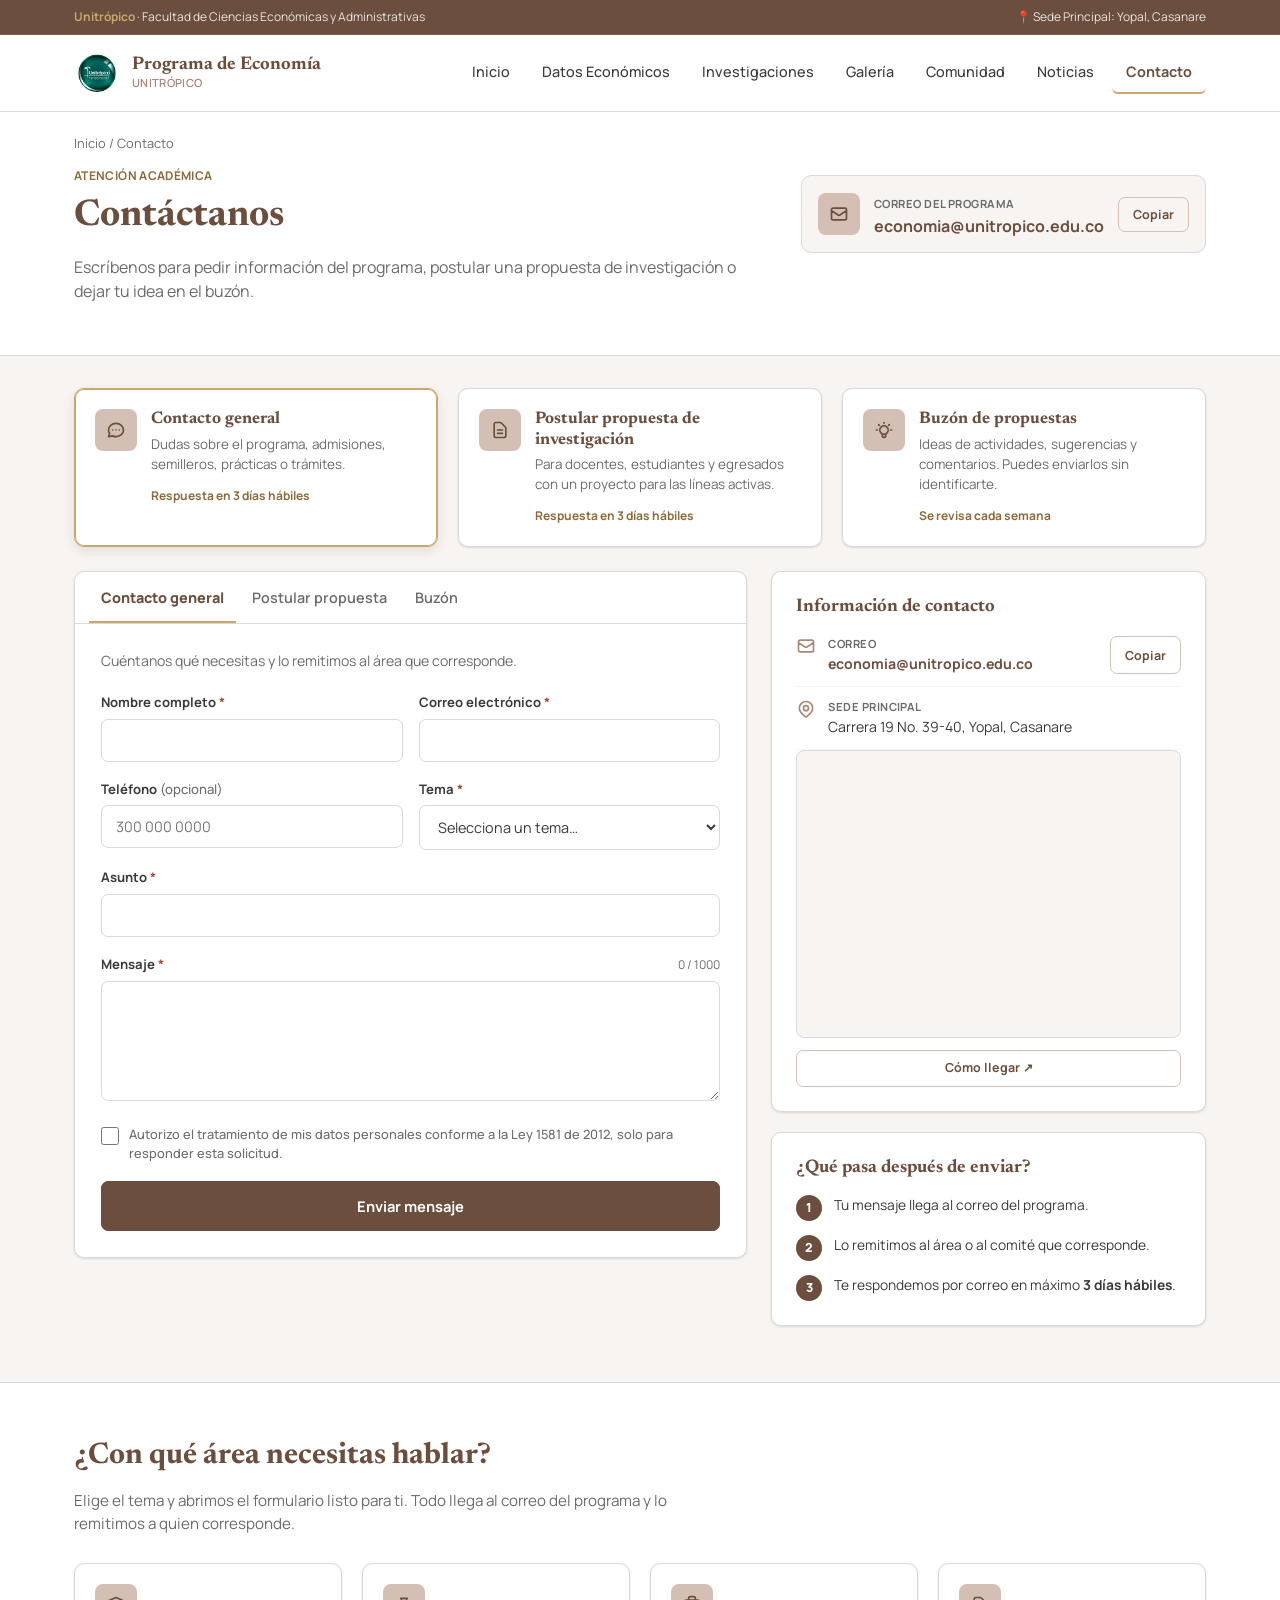
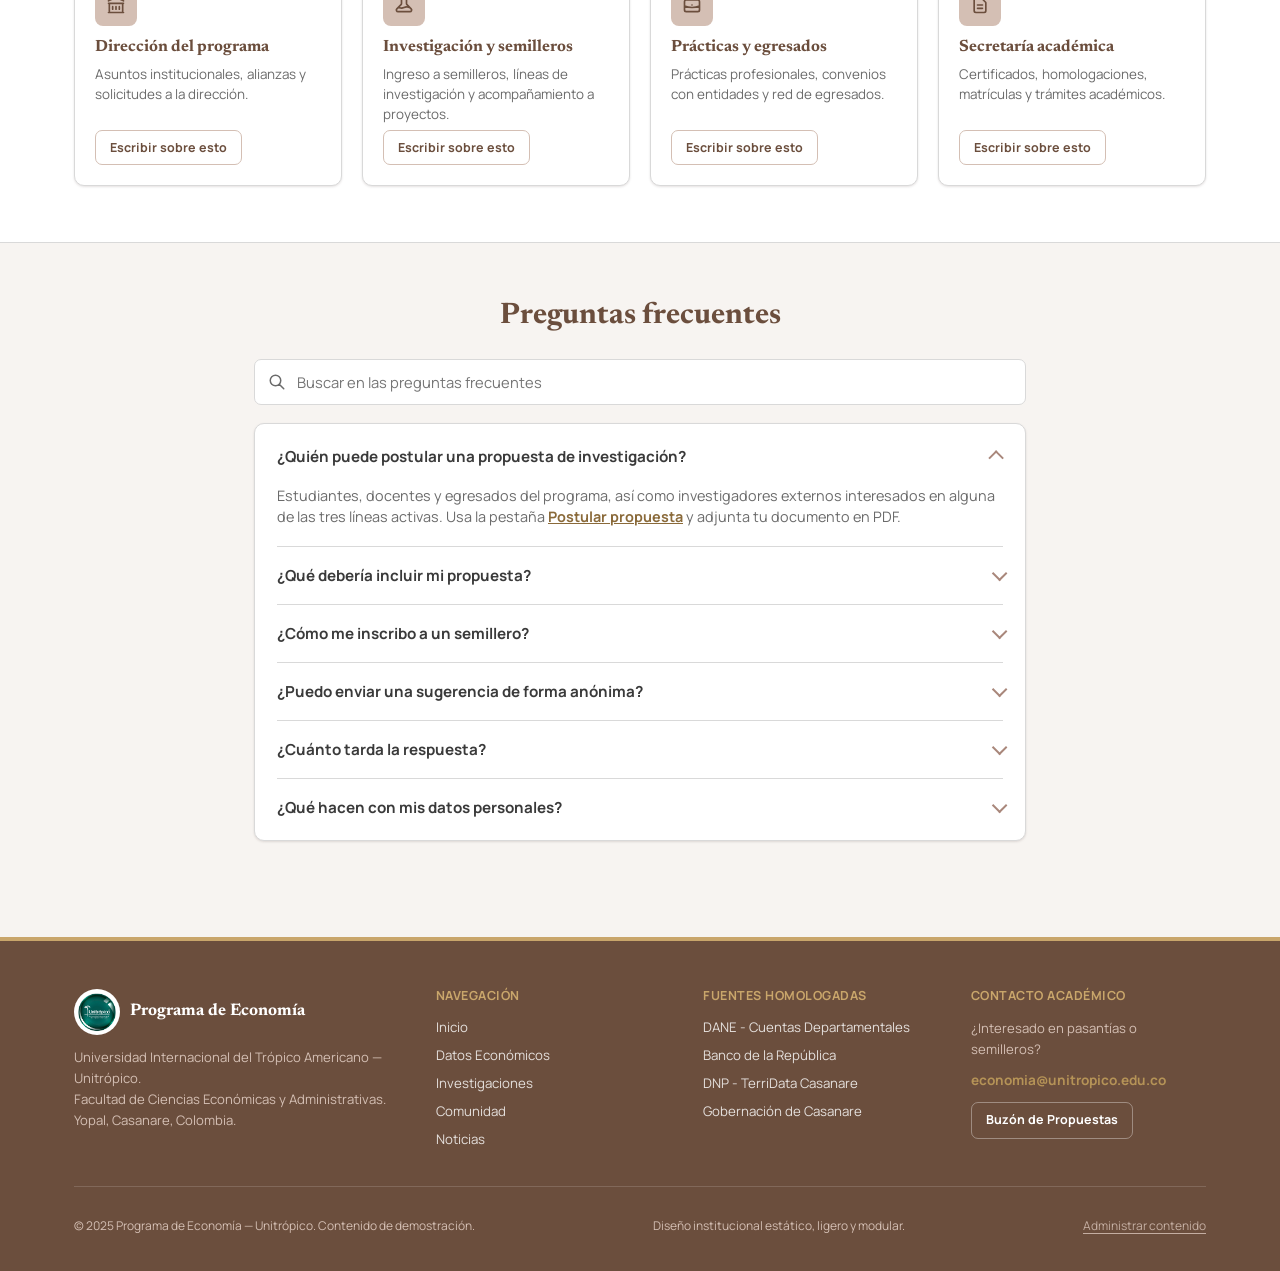
<file: contacto.html>
<!DOCTYPE html>
<html lang="es">
<head>
<meta charset="UTF-8" />
<meta name="viewport" content="width=device-width, initial-scale=1.0" />
<title>Contacto | Programa de Economía — Unitrópico</title>
<meta name="description" content="Escribe al Programa de Economía de Unitrópico: información del programa, postulación de propuestas de investigación y buzón de ideas y sugerencias." />
<script>document.documentElement.classList.add('cc-cargando');</script>
<link rel="preconnect" href="https://fonts.googleapis.com">
<link rel="preconnect" href="https://fonts.gstatic.com" crossorigin>
<link href="https://fonts.googleapis.com/css2?family=Manrope:wght@400;500;600;700;800&family=Newsreader:opsz,wght@6..72,500;6..72,600;6..72,700&display=swap" rel="stylesheet">
<link rel="stylesheet" href="assets/css/custom.css" />
<style>
  /* ---------- Cabecera: correo rápido ---------- */
  .correo-rapido {
    display: flex; align-items: center; gap: 14px;
    background: var(--gris-fondo); border: 1px solid var(--gris-claro);
    border-radius: var(--radio); padding: 14px 16px; margin-top: 8px;
  }
  .correo-rapido .rotulo { font-size: 0.7rem; font-weight: 700; color: var(--gris-medio); text-transform: uppercase; letter-spacing: 0.04em; }
  .correo-rapido a { font-weight: 700; color: var(--marron-oscuro); }

  /* ---------- Accesos rápidos ---------- */
  .acceso {
    display: flex; gap: 14px; align-items: flex-start; padding: 20px;
    background: var(--blanco); border: 1px solid var(--gris-claro); border-radius: var(--radio);
    box-shadow: var(--sombra-suave); transition: border-color 0.15s, box-shadow 0.15s;
  }
  .acceso:hover { border-color: var(--marron-medio); box-shadow: var(--sombra-media); }
  .acceso[aria-current="true"] { border-color: var(--dorado); box-shadow: inset 0 0 0 1px var(--dorado), var(--sombra-media); }
  .acceso h2 { font-size: 1.05rem; margin-bottom: 4px; }
  .acceso p { font-size: 0.84rem; color: var(--gris-medio); margin: 0 0 8px; }
  .acceso .plazo { font-size: 0.75rem; font-weight: 700; color: var(--dorado-texto); }
  .icono-caja {
    width: 42px; height: 42px; border-radius: 8px; background: var(--marron-claro);
    display: flex; align-items: center; justify-content: center; flex-shrink: 0;
  }

  /* ---------- Rejilla principal ---------- */
  .contacto-grid { display: grid; grid-template-columns: minmax(0, 1.55fr) minmax(0, 1fr); gap: 24px; align-items: start; }
  #formulario { scroll-margin-top: 96px; }
  .form-cuerpo { padding: 26px; }
  .form-intro { font-size: 0.88rem; color: var(--gris-medio); margin: 0 0 22px; }
  .fila-campos { display: grid; grid-template-columns: 1fr 1fr; gap: 0 16px; }

  /* ---------- Columna lateral ---------- */
  .lista-datos { list-style: none; margin: 0; padding: 0; }
  .lista-datos li { display: flex; gap: 12px; padding: 12px 0; border-bottom: 1px solid var(--gris-fondo); font-size: 0.88rem; }
  .lista-datos li:last-child { border-bottom: none; }
  .lista-datos .dato-rotulo { display: block; font-size: 0.7rem; font-weight: 700; color: var(--gris-medio); text-transform: uppercase; letter-spacing: 0.04em; }
  .lista-datos a { color: var(--marron-oscuro); font-weight: 700; }
  .mapa { position: relative; aspect-ratio: 4 / 3; background: var(--gris-fondo); border-radius: 8px; overflow: hidden; border: 1px solid var(--gris-claro); }
  .mapa iframe { position: absolute; inset: 0; width: 100%; height: 100%; border: 0; }
  .redes { display: flex; flex-wrap: wrap; gap: 8px; }
  .redes a { font-size: 0.78rem; font-weight: 700; padding: 6px 12px; border: 1px solid var(--gris-claro); border-radius: 999px; color: var(--marron-oscuro); }
  .redes a:hover { border-color: var(--marron-medio); background: var(--gris-fondo); }

  .pasos { list-style: none; margin: 0; padding: 0; counter-reset: paso; }
  .pasos li { counter-increment: paso; display: flex; gap: 12px; align-items: flex-start; font-size: 0.86rem; margin-bottom: 14px; }
  .pasos li:last-child { margin-bottom: 0; }
  .pasos li::before {
    content: counter(paso); flex-shrink: 0; width: 26px; height: 26px; border-radius: 50%;
    background: var(--marron-oscuro); color: var(--blanco); font-weight: 800; font-size: 0.78rem;
    display: flex; align-items: center; justify-content: center;
  }

  /* ---------- Equipo por áreas ---------- */
  .area { padding: 20px; display: flex; flex-direction: column; }
  .area h3 { font-size: 1.02rem; margin: 12px 0 6px; }
  .area p { font-size: 0.84rem; color: var(--gris-medio); margin: 0 0 6px; flex: 1; }
  .area .responsable { font-size: 0.8rem; color: var(--gris-oscuro); margin-bottom: 12px; }
  .area .btn { align-self: flex-start; }

  /* ---------- Preguntas frecuentes ---------- */
  .faq-envoltura { max-width: 820px; margin: 0 auto; }
  .buscador { position: relative; margin-bottom: 18px; }
  .buscador svg { position: absolute; left: 14px; top: 50%; transform: translateY(-50%); pointer-events: none; }
  .buscador input {
    width: 100%; padding: 12px 14px 12px 42px; border: 1px solid var(--gris-claro); border-radius: 7px;
    font-family: inherit; font-size: 0.92rem; background: var(--blanco); color: var(--gris-oscuro);
  }
  .buscador input:focus { outline: 2px solid var(--dorado); outline-offset: 1px; border-color: var(--marron-medio); }
  .sin-resultados { text-align: center; padding: 24px; color: var(--gris-medio); font-size: 0.9rem; }

  @media (max-width: 900px) {
    .contacto-grid { grid-template-columns: minmax(0, 1fr); }
  }
  @media (max-width: 720px) {
    .fila-campos { grid-template-columns: 1fr; }
    .form-cuerpo { padding: 20px 16px; }
    .correo-rapido { width: 100%; flex-wrap: wrap; }
    .ocultar-movil { display: none; }
  }
</style>
</head>
<body data-pagina="contacto">

<div class="topbar">
  <div class="contenedor">
    <span><strong data-c="general.franja.marca">Unitrópico</strong> · <span data-c="general.franja.texto">Facultad de Ciencias Económicas y Administrativas</span></span>
    <span data-c="general.franja.sede">📍 Sede Principal: Yopal, Casanare</span>
  </div>
</div>

<header class="site-header">
  <div class="contenedor">
    <a href="index.html" class="marca">
      <div class="marca-icono"><img src="assets/img/logo-unitropico.jpg" alt="Logo Unitrópico" data-c-src="general.logo" data-c-alt="general.logo_alt"></div>
      <div class="marca-texto">
        <span class="nombre" data-c="general.nombre">Programa de Economía</span>
        <span class="subnombre" data-c="general.subnombre">UNITRÓPICO</span>
      </div>
    </a>
    <nav class="nav-principal" aria-label="Menú principal" data-c-menu>
      <a href="index.html">Inicio</a>
      <a href="datos.html">Datos Económicos</a>
      <a href="investigaciones.html">Investigaciones</a>
      <a href="galeria.html">Galería</a>
      <a href="comunidad.html">Comunidad</a>
      <a href="noticias.html">Noticias</a>
      <a href="contacto.html" class="activo" aria-current="page">Contacto</a>
    </nav>
    <button id="btn-menu-movil" class="btn-menu-movil" aria-label="Abrir menú" aria-expanded="false" aria-controls="nav-movil">
      <svg width="26" height="26" fill="none" stroke="currentColor" viewBox="0 0 24 24" aria-hidden="true"><path stroke-linecap="round" stroke-linejoin="round" stroke-width="2" d="M4 6h16M4 12h16M4 18h16"/></svg>
    </button>
  </div>
  <nav id="nav-movil" class="nav-movil" aria-label="Menú principal" data-c-menu>
    <a href="index.html">Inicio</a>
    <a href="datos.html">Datos Económicos</a>
    <a href="investigaciones.html">Investigaciones</a>
    <a href="galeria.html">Galería</a>
    <a href="comunidad.html">Comunidad</a>
    <a href="noticias.html">Noticias</a>
    <a href="contacto.html" class="activo" aria-current="page">Contacto</a>
  </nav>
</header>

<main>

  <!-- CABECERA -->
  <section class="hero-interno">
    <div class="contenedor">
      <div class="migas"><a href="index.html">Inicio</a> / Contacto</div>
      <div class="hero-flex">
        <div>
          <span class="etiqueta" data-c="contacto.hero.etiqueta">ATENCIÓN ACADÉMICA</span>
          <h1 data-c="contacto.hero.titulo">Contáctanos</h1>
          <p class="intro" data-c="contacto.hero.texto">Escríbenos para pedir información del programa, postular una propuesta de investigación o dejar tu idea en el buzón.</p>
        </div>
        <div class="correo-rapido">
          <div class="icono-caja"><svg width="20" height="20" fill="none" stroke="var(--marron-oscuro)" viewBox="0 0 24 24" aria-hidden="true"><path stroke-linecap="round" stroke-linejoin="round" stroke-width="2" d="M3 8l7.89 5.26a2 2 0 002.22 0L21 8M5 19h14a2 2 0 002-2V7a2 2 0 00-2-2H5a2 2 0 00-2 2v10a2 2 0 002 2z"/></svg></div>
          <div>
            <span class="rotulo">Correo del programa</span><br>
            <a href="mailto:economia@unitropico.edu.co" data-correo>economia@unitropico.edu.co</a>
          </div>
          <button type="button" class="btn btn-secundario btn-sm" data-copiar>Copiar</button>
        </div>
      </div>
    </div>
  </section>

  <!-- ACCESOS RÁPIDOS -->
  <section class="seccion" style="padding-top:32px; padding-bottom:24px;">
    <div class="contenedor">
      <div class="grilla-3" role="list">
        <a href="#general" class="acceso" data-acceso="general" role="listitem">
          <div class="icono-caja"><svg width="20" height="20" fill="none" stroke="var(--marron-oscuro)" viewBox="0 0 24 24" aria-hidden="true"><path stroke-linecap="round" stroke-linejoin="round" stroke-width="2" d="M8 12h.01M12 12h.01M16 12h.01M21 12c0 4.418-4.03 8-9 8a9.863 9.863 0 01-4.255-.949L3 20l1.395-3.72C3.512 15.042 3 13.574 3 12c0-4.418 4.03-8 9-8s9 3.582 9 8z"/></svg></div>
          <div>
            <h2>Contacto general</h2>
            <p>Dudas sobre el programa, admisiones, semilleros, prácticas o trámites.</p>
            <span class="plazo" data-plazo>Respuesta en 3 días hábiles</span>
          </div>
        </a>
        <a href="#propuesta" class="acceso" data-acceso="propuesta" role="listitem">
          <div class="icono-caja"><svg width="20" height="20" fill="none" stroke="var(--marron-oscuro)" viewBox="0 0 24 24" aria-hidden="true"><path stroke-linecap="round" stroke-linejoin="round" stroke-width="2" d="M9 12h6m-6 4h6m2 5H7a2 2 0 01-2-2V5a2 2 0 012-2h5.586a1 1 0 01.707.293l5.414 5.414a1 1 0 01.293.707V19a2 2 0 01-2 2z"/></svg></div>
          <div>
            <h2>Postular propuesta de investigación</h2>
            <p>Para docentes, estudiantes y egresados con un proyecto para las líneas activas.</p>
            <span class="plazo" data-plazo>Respuesta en 3 días hábiles</span>
          </div>
        </a>
        <a href="#buzon" class="acceso" data-acceso="buzon" role="listitem">
          <div class="icono-caja"><svg width="20" height="20" fill="none" stroke="var(--marron-oscuro)" viewBox="0 0 24 24" aria-hidden="true"><path stroke-linecap="round" stroke-linejoin="round" stroke-width="2" d="M9.663 17h4.673M12 3v1m6.364 1.636l-.707.707M21 12h-1M4 12H3m3.343-5.657l-.707-.707m2.828 9.9a5 5 0 117.072 0l-.548.547A3.374 3.374 0 0014 18.469V19a2 2 0 11-4 0v-.531c0-.895-.356-1.754-.988-2.386l-.548-.547z"/></svg></div>
          <div>
            <h2>Buzón de propuestas</h2>
            <p>Ideas de actividades, sugerencias y comentarios. Puedes enviarlos sin identificarte.</p>
            <span class="plazo">Se revisa cada semana</span>
          </div>
        </a>
      </div>
    </div>
  </section>

  <!-- FORMULARIO + INFORMACIÓN -->
  <section class="seccion" style="padding-top:0;">
    <div class="contenedor contacto-grid">

      <div id="formulario" class="tarjeta">
        <div class="pestanas" role="tablist" aria-label="Tipo de solicitud">
          <button type="button" class="pestana" role="tab" id="tab-general" aria-controls="panel-general" aria-selected="true" data-tab="general"><span class="largo">Contacto general</span><span class="corto">General</span></button>
          <button type="button" class="pestana" role="tab" id="tab-propuesta" aria-controls="panel-propuesta" aria-selected="false" tabindex="-1" data-tab="propuesta"><span class="largo">Postular propuesta</span><span class="corto">Propuesta</span></button>
          <button type="button" class="pestana" role="tab" id="tab-buzon" aria-controls="panel-buzon" aria-selected="false" tabindex="-1" data-tab="buzon">Buzón</button>
        </div>

        <!-- PANEL: CONTACTO GENERAL -->
        <div class="form-cuerpo" role="tabpanel" id="panel-general" aria-labelledby="tab-general">
          <form novalidate data-tipo="general">
            <p class="form-intro">Cuéntanos qué necesitas y lo remitimos al área que corresponde.</p>
            <div class="fila-campos">
              <div class="campo">
                <label for="g-nombre">Nombre completo <span class="req" aria-hidden="true">*</span></label>
                <input id="g-nombre" name="nombre" type="text" autocomplete="name" required>
                <p class="error" id="g-nombre-error"></p>
              </div>
              <div class="campo">
                <label for="g-correo">Correo electrónico <span class="req" aria-hidden="true">*</span></label>
                <input id="g-correo" name="correo" type="email" autocomplete="email" required>
                <p class="error" id="g-correo-error"></p>
              </div>
            </div>
            <div class="fila-campos">
              <div class="campo">
                <label for="g-telefono">Teléfono <span class="opcional">(opcional)</span></label>
                <input id="g-telefono" name="telefono" type="tel" autocomplete="tel" inputmode="tel" placeholder="300 000 0000">
              </div>
              <div class="campo">
                <label for="g-motivo">Tema <span class="req" aria-hidden="true">*</span></label>
                <select id="g-motivo" name="tema" required>
                  <option value="">Selecciona un tema…</option>
                  <option value="Información del programa y admisiones">Información del programa y admisiones</option>
                  <option value="Semilleros de investigación">Semilleros de investigación</option>
                  <option value="Prácticas, convenios y egresados">Prácticas, convenios y egresados</option>
                  <option value="Certificados y homologaciones">Certificados y homologaciones</option>
                  <option value="Dirección del programa">Dirección del programa</option>
                  <option value="Otro tema">Otro tema</option>
                </select>
                <p class="error" id="g-motivo-error"></p>
              </div>
            </div>
            <div class="campo">
              <label for="g-asunto">Asunto <span class="req" aria-hidden="true">*</span></label>
              <input id="g-asunto" name="asunto" type="text" maxlength="120" required>
              <p class="error" id="g-asunto-error"></p>
            </div>
            <div class="campo">
              <div class="campo-cabecera">
                <label for="g-mensaje">Mensaje <span class="req" aria-hidden="true">*</span></label>
                <span class="contador" id="g-mensaje-contador" aria-live="polite">0 / 1000</span>
              </div>
              <textarea id="g-mensaje" name="mensaje" maxlength="1000" required data-contador="caracteres" data-max="1000"></textarea>
              <p class="error" id="g-mensaje-error"></p>
            </div>
            <div class="campo casilla">
              <input id="g-datos" name="autoriza_datos" type="checkbox" value="Sí" required>
              <label for="g-datos">Autorizo el tratamiento de mis datos personales conforme a la Ley 1581 de 2012, solo para responder esta solicitud.</label>
              <p class="error" id="g-datos-error"></p>
            </div>
            <div class="form-estado" role="alert"></div>
            <button type="submit" class="btn btn-primario btn-ancho">Enviar mensaje</button>
          </form>
        </div>

        <!-- PANEL: PROPUESTA -->
        <div class="form-cuerpo" role="tabpanel" id="panel-propuesta" aria-labelledby="tab-propuesta" hidden>
          <form novalidate data-tipo="propuesta">
            <p class="form-intro">El comité de investigación revisa cada propuesta y te responde por correo.</p>
            <div class="fila-campos">
              <div class="campo">
                <label for="p-nombre">Nombre completo <span class="req" aria-hidden="true">*</span></label>
                <input id="p-nombre" name="nombre" type="text" autocomplete="name" required>
                <p class="error" id="p-nombre-error"></p>
              </div>
              <div class="campo">
                <label for="p-correo">Correo electrónico <span class="req" aria-hidden="true">*</span></label>
                <input id="p-correo" name="correo" type="email" autocomplete="email" required>
                <p class="error" id="p-correo-error"></p>
              </div>
            </div>
            <div class="fila-campos">
              <div class="campo">
                <label for="p-rol">Rol <span class="req" aria-hidden="true">*</span></label>
                <select id="p-rol" name="rol" required>
                  <option value="">Selecciona tu rol…</option>
                  <option>Estudiante</option>
                  <option>Docente</option>
                  <option>Egresado</option>
                  <option>Investigador externo</option>
                </select>
                <p class="error" id="p-rol-error"></p>
              </div>
              <div class="campo">
                <label for="p-linea">Línea de investigación <span class="req" aria-hidden="true">*</span></label>
                <select id="p-linea" name="linea" required>
                  <option value="">Selecciona una línea…</option>
                  <option>Desarrollo Territorial y Finanzas Públicas</option>
                  <option>Economía Agrícola y Bioeconomía</option>
                  <option>Mercado Laboral y Demografía</option>
                </select>
                <p class="error" id="p-linea-error"></p>
              </div>
            </div>
            <div class="campo">
              <label for="p-titulo">Título tentativo <span class="req" aria-hidden="true">*</span></label>
              <input id="p-titulo" name="titulo" type="text" maxlength="200" required>
              <p class="error" id="p-titulo-error"></p>
            </div>
            <div class="campo">
              <div class="campo-cabecera">
                <label for="p-resumen">Resumen de la propuesta <span class="req" aria-hidden="true">*</span></label>
                <span class="contador" id="p-resumen-contador" aria-live="polite">0 / 300 palabras</span>
              </div>
              <textarea id="p-resumen" name="resumen" required data-contador="palabras" data-max="300" aria-describedby="p-resumen-ayuda"></textarea>
              <p class="ayuda" id="p-resumen-ayuda">Incluye la pregunta o problema, el objetivo y cómo piensas abordarlo.</p>
              <p class="error" id="p-resumen-error"></p>
            </div>
            <div class="campo">
              <span class="etiqueta-campo" id="p-archivo-rotulo">Documento de la propuesta (PDF, máx. 10 MB) <span class="req" aria-hidden="true" data-archivo-req>*</span></span>
              <label class="zona-archivo" for="p-archivo">
                <svg width="26" height="26" fill="none" stroke="var(--marron-medio)" viewBox="0 0 24 24" aria-hidden="true"><path stroke-linecap="round" stroke-linejoin="round" stroke-width="2" d="M7 16a4 4 0 01-.88-7.903A5 5 0 1115.9 6L16 6a5 5 0 011 9.9M15 13l-3-3m0 0l-3 3m3-3v12"/></svg>
                <span class="zona-texto"><strong>Arrastra tu PDF aquí</strong> o haz clic para elegirlo</span>
                <span class="zona-archivo-nombre" aria-live="polite"></span>
              </label>
              <input id="p-archivo" name="archivo" type="file" accept=".pdf,application/pdf" class="solo-lector" aria-labelledby="p-archivo-rotulo" aria-describedby="p-archivo-ayuda">
              <p class="ayuda" id="p-archivo-ayuda"></p>
              <p class="error" id="p-archivo-error"></p>
            </div>
            <div class="campo casilla">
              <input id="p-datos" name="autoriza_datos" type="checkbox" value="Sí" required>
              <label for="p-datos">Autorizo el tratamiento de mis datos personales conforme a la Ley 1581 de 2012, solo para evaluar esta propuesta.</label>
              <p class="error" id="p-datos-error"></p>
            </div>
            <div class="form-estado" role="alert"></div>
            <button type="submit" class="btn btn-primario btn-ancho">Enviar propuesta</button>
          </form>
        </div>

        <!-- PANEL: BUZÓN -->
        <div class="form-cuerpo" role="tabpanel" id="panel-buzon" aria-labelledby="tab-buzon" hidden>
          <form novalidate data-tipo="buzon">
            <p class="form-intro">Tus ideas nos ayudan a mejorar el programa. Puedes firmar tu mensaje o enviarlo de forma anónima.</p>
            <div class="fila-campos">
              <div class="campo">
                <label for="b-tipo">Tipo <span class="req" aria-hidden="true">*</span></label>
                <select id="b-tipo" name="tipo_aporte" required>
                  <option value="">Selecciona…</option>
                  <option>Idea de actividad</option>
                  <option>Sugerencia</option>
                  <option>Felicitación</option>
                  <option>Inquietud</option>
                </select>
                <p class="error" id="b-tipo-error"></p>
              </div>
              <div class="campo">
                <label for="b-asunto">Asunto <span class="req" aria-hidden="true">*</span></label>
                <input id="b-asunto" name="asunto" type="text" maxlength="120" required>
                <p class="error" id="b-asunto-error"></p>
              </div>
            </div>
            <div class="campo">
              <div class="campo-cabecera">
                <label for="b-mensaje">Mensaje <span class="req" aria-hidden="true">*</span></label>
                <span class="contador" id="b-mensaje-contador" aria-live="polite">0 / 1000</span>
              </div>
              <textarea id="b-mensaje" name="mensaje" maxlength="1000" required data-contador="caracteres" data-max="1000"></textarea>
              <p class="error" id="b-mensaje-error"></p>
            </div>
            <div class="campo interruptor">
              <input id="b-anonimo" name="anonimo" type="checkbox" value="Sí" role="switch">
              <label for="b-anonimo">Enviar de forma anónima</label>
            </div>
            <p class="aviso" id="b-aviso-anonimo" hidden></p>
            <div data-identidad>
              <div class="fila-campos">
                <div class="campo">
                  <label for="b-nombre">Nombre <span class="req" aria-hidden="true">*</span></label>
                  <input id="b-nombre" name="nombre" type="text" autocomplete="name" required>
                  <p class="error" id="b-nombre-error"></p>
                </div>
                <div class="campo">
                  <label for="b-correo">Correo electrónico <span class="req" aria-hidden="true">*</span></label>
                  <input id="b-correo" name="correo" type="email" autocomplete="email" required>
                  <p class="error" id="b-correo-error"></p>
                </div>
              </div>
              <div class="campo casilla">
                <input id="b-datos" name="autoriza_datos" type="checkbox" value="Sí" required>
                <label for="b-datos">Autorizo el tratamiento de mis datos personales conforme a la Ley 1581 de 2012, solo para atender este mensaje.</label>
                <p class="error" id="b-datos-error"></p>
              </div>
            </div>
            <div class="form-estado" role="alert"></div>
            <button type="submit" class="btn btn-primario btn-ancho">Enviar al buzón</button>
          </form>
        </div>

        <!-- ESTADO DE ÉXITO (se llena desde contacto.js) -->
        <div class="form-cuerpo exito" id="panel-exito" hidden tabindex="-1">
          <div class="exito-icono"><svg width="30" height="30" fill="none" stroke="currentColor" viewBox="0 0 24 24" aria-hidden="true"><path stroke-linecap="round" stroke-linejoin="round" stroke-width="2" d="M9 12l2 2 4-4m6 2a9 9 0 11-18 0 9 9 0 0118 0z"/></svg></div>
          <h2 id="exito-titulo"></h2>
          <div id="exito-texto"></div>
          <div class="exito-acciones">
            <button type="button" class="btn btn-primario" id="btn-otro">Escribir otro mensaje</button>
            <a href="index.html" class="btn btn-secundario">Volver al inicio</a>
          </div>
        </div>
      </div>

      <!-- COLUMNA LATERAL -->
      <aside>
        <div class="tarjeta" style="padding:24px; margin-bottom:20px;">
          <h2 style="font-size:1.15rem; margin-bottom:6px;">Información de contacto</h2>
          <ul class="lista-datos">
            <li>
              <svg width="20" height="20" fill="none" stroke="var(--marron-medio)" viewBox="0 0 24 24" aria-hidden="true"><path stroke-linecap="round" stroke-linejoin="round" stroke-width="2" d="M3 8l7.89 5.26a2 2 0 002.22 0L21 8M5 19h14a2 2 0 002-2V7a2 2 0 00-2-2H5a2 2 0 00-2 2v10a2 2 0 002 2z"/></svg>
              <div style="flex:1; min-width:0;">
                <span class="dato-rotulo">Correo</span>
                <a href="mailto:economia@unitropico.edu.co" data-correo style="overflow-wrap:anywhere;">economia@unitropico.edu.co</a>
              </div>
              <button type="button" class="btn btn-secundario btn-sm ocultar-movil" data-copiar>Copiar</button>
            </li>
            <li>
              <svg width="20" height="20" fill="none" stroke="var(--marron-medio)" viewBox="0 0 24 24" aria-hidden="true"><path stroke-linecap="round" stroke-linejoin="round" stroke-width="2" d="M17.657 16.657L13.414 20.9a1.998 1.998 0 01-2.827 0l-4.244-4.243a8 8 0 1111.314 0z"/><path stroke-linecap="round" stroke-linejoin="round" stroke-width="2" d="M15 11a3 3 0 11-6 0 3 3 0 016 0z"/></svg>
              <div>
                <span class="dato-rotulo">Sede principal</span>
                <span data-direccion>Carrera 19 No. 39-40, Yopal, Casanare</span>
              </div>
            </li>
            <li data-fila="telefono" hidden>
              <svg width="20" height="20" fill="none" stroke="var(--marron-medio)" viewBox="0 0 24 24" aria-hidden="true"><path stroke-linecap="round" stroke-linejoin="round" stroke-width="2" d="M3 5a2 2 0 012-2h3.28a1 1 0 01.948.684l1.498 4.493a1 1 0 01-.502 1.21l-2.257 1.13a11.042 11.042 0 005.516 5.516l1.13-2.257a1 1 0 011.21-.502l4.493 1.498a1 1 0 01.684.949V19a2 2 0 01-2 2h-1C9.716 21 3 14.284 3 6V5z"/></svg>
              <div>
                <span class="dato-rotulo">Teléfono</span>
                <a href="#" data-telefono></a>
              </div>
            </li>
            <li data-fila="whatsapp" hidden>
              <svg width="20" height="20" fill="none" stroke="var(--marron-medio)" viewBox="0 0 24 24" aria-hidden="true"><path stroke-linecap="round" stroke-linejoin="round" stroke-width="2" d="M8 12h.01M12 12h.01M16 12h.01M21 12c0 4.418-4.03 8-9 8a9.863 9.863 0 01-4.255-.949L3 20l1.395-3.72C3.512 15.042 3 13.574 3 12c0-4.418 4.03-8 9-8s9 3.582 9 8z"/></svg>
              <div>
                <span class="dato-rotulo">WhatsApp</span>
                <a href="#" target="_blank" rel="noopener noreferrer" data-whatsapp></a>
              </div>
            </li>
            <li data-fila="horario" hidden>
              <svg width="20" height="20" fill="none" stroke="var(--marron-medio)" viewBox="0 0 24 24" aria-hidden="true"><path stroke-linecap="round" stroke-linejoin="round" stroke-width="2" d="M12 8v4l3 3m6-3a9 9 0 11-18 0 9 9 0 0118 0z"/></svg>
              <div>
                <span class="dato-rotulo">Horario de atención</span>
                <span data-horario></span>
              </div>
            </li>
          </ul>
          <div class="redes" data-redes hidden style="margin:6px 0 16px;"></div>
          <div class="mapa">
            <iframe title="Mapa de la sede principal de Unitrópico en Yopal" loading="lazy" referrerpolicy="no-referrer-when-downgrade"
              src="https://maps.google.com/maps?q=Unitr%C3%B3pico%2C%20Carrera%2019%20No.%2039-40%2C%20Yopal%2C%20Casanare&amp;z=16&amp;output=embed"></iframe>
          </div>
          <a class="btn btn-secundario btn-sm" style="margin-top:12px; width:100%;" target="_blank" rel="noopener noreferrer" data-como-llegar
             href="https://www.google.com/maps/search/?api=1&amp;query=Unitr%C3%B3pico%2C%20Carrera%2019%20No.%2039-40%2C%20Yopal%2C%20Casanare">Cómo llegar ↗</a>
        </div>

        <div class="tarjeta" style="padding:24px;">
          <h2 style="font-size:1.15rem; margin-bottom:16px;">¿Qué pasa después de enviar?</h2>
          <ol class="pasos">
            <li><span>Tu mensaje llega al correo del programa.</span></li>
            <li><span>Lo remitimos al área o al comité que corresponde.</span></li>
            <li><span>Te respondemos por correo en máximo <strong data-plazo-corto>3 días hábiles</strong>.</span></li>
          </ol>
        </div>
      </aside>

    </div>
  </section>

  <!-- ÁREAS DEL PROGRAMA -->
  <section class="seccion" style="background:#fff; border-top:1px solid var(--gris-claro); border-bottom:1px solid var(--gris-claro);">
    <div class="contenedor">
      <div class="seccion-cabecera">
        <div>
          <h2 class="seccion-titulo">¿Con qué área necesitas hablar?</h2>
          <p class="seccion-subtitulo">Elige el tema y abrimos el formulario listo para ti. Todo llega al correo del programa y lo remitimos a quien corresponde.</p>
        </div>
      </div>
      <div class="grilla-4">
        <article class="tarjeta area">
          <div class="icono-caja"><svg width="20" height="20" fill="none" stroke="var(--marron-oscuro)" viewBox="0 0 24 24" aria-hidden="true"><path stroke-linecap="round" stroke-linejoin="round" stroke-width="2" d="M8 14v3m4-3v3m4-3v3M3 21h18M3 10h18M3 7l9-4 9 4M4 10h16v11H4V10z"/></svg></div>
          <h3>Dirección del programa</h3>
          <p>Asuntos institucionales, alianzas y solicitudes a la dirección.</p>
          <div class="responsable" data-responsable="direccion" hidden></div>
          <button type="button" class="btn btn-secundario btn-sm" data-escribir="Dirección del programa">Escribir sobre esto</button>
        </article>
        <article class="tarjeta area">
          <div class="icono-caja"><svg width="20" height="20" fill="none" stroke="var(--marron-oscuro)" viewBox="0 0 24 24" aria-hidden="true"><path stroke-linecap="round" stroke-linejoin="round" stroke-width="2" d="M19.428 15.428a2 2 0 00-1.022-.547l-2.387-.477a6 6 0 00-3.86.517l-.318.158a6 6 0 01-3.86.517L6.05 15.21a2 2 0 00-1.806.547M8 4h8l-1 1v5.172a2 2 0 00.586 1.414l5 5c1.26 1.26.367 3.414-1.415 3.414H4.828c-1.782 0-2.674-2.154-1.414-3.414l5-5A2 2 0 009 10.172V5L8 4z"/></svg></div>
          <h3>Investigación y semilleros</h3>
          <p>Ingreso a semilleros, líneas de investigación y acompañamiento a proyectos.</p>
          <div class="responsable" data-responsable="investigacion" hidden></div>
          <button type="button" class="btn btn-secundario btn-sm" data-escribir="Semilleros de investigación">Escribir sobre esto</button>
        </article>
        <article class="tarjeta area">
          <div class="icono-caja"><svg width="20" height="20" fill="none" stroke="var(--marron-oscuro)" viewBox="0 0 24 24" aria-hidden="true"><path stroke-linecap="round" stroke-linejoin="round" stroke-width="2" d="M21 13.255A23.931 23.931 0 0112 15c-3.183 0-6.22-.62-9-1.745M16 6V4a2 2 0 00-2-2h-4a2 2 0 00-2 2v2m4 6h.01M5 20h14a2 2 0 002-2V8a2 2 0 00-2-2H5a2 2 0 00-2 2v10a2 2 0 002 2z"/></svg></div>
          <h3>Prácticas y egresados</h3>
          <p>Prácticas profesionales, convenios con entidades y red de egresados.</p>
          <div class="responsable" data-responsable="practicas" hidden></div>
          <button type="button" class="btn btn-secundario btn-sm" data-escribir="Prácticas, convenios y egresados">Escribir sobre esto</button>
        </article>
        <article class="tarjeta area">
          <div class="icono-caja"><svg width="20" height="20" fill="none" stroke="var(--marron-oscuro)" viewBox="0 0 24 24" aria-hidden="true"><path stroke-linecap="round" stroke-linejoin="round" stroke-width="2" d="M9 12h6m-6 4h6m2 5H7a2 2 0 01-2-2V5a2 2 0 012-2h5.586a1 1 0 01.707.293l5.414 5.414a1 1 0 01.293.707V19a2 2 0 01-2 2z"/></svg></div>
          <h3>Secretaría académica</h3>
          <p>Certificados, homologaciones, matrículas y trámites académicos.</p>
          <div class="responsable" data-responsable="secretaria" hidden></div>
          <button type="button" class="btn btn-secundario btn-sm" data-escribir="Certificados y homologaciones">Escribir sobre esto</button>
        </article>
      </div>
    </div>
  </section>

  <!-- PREGUNTAS FRECUENTES -->
  <section class="seccion">
    <div class="contenedor faq-envoltura">
      <div style="text-align:center; margin-bottom:24px;">
        <h2 class="seccion-titulo">Preguntas frecuentes</h2>
      </div>
      <div class="buscador">
        <svg width="18" height="18" fill="none" stroke="var(--gris-medio)" viewBox="0 0 24 24" aria-hidden="true"><path stroke-linecap="round" stroke-linejoin="round" stroke-width="2" d="M21 21l-6-6m2-5a7 7 0 11-14 0 7 7 0 0114 0z"/></svg>
        <input type="search" id="faq-buscar" placeholder="Buscar en las preguntas frecuentes" aria-label="Buscar en las preguntas frecuentes">
      </div>
      <div class="tarjeta acordeon" id="faq">
        <div data-c-lista="contacto.faq" data-c-abrir-primero>
          <template><div class="acordeon-item"><button type="button" class="acordeon-pregunta" aria-expanded="false" data-ci="pregunta"></button><div class="acordeon-respuesta"><p data-ci="respuesta"></p></div></div></template>
        <div class="acordeon-item abierto">
          <button type="button" class="acordeon-pregunta" aria-expanded="true">¿Quién puede postular una propuesta de investigación?</button>
          <div class="acordeon-respuesta"><p>Estudiantes, docentes y egresados del programa, así como investigadores externos interesados en alguna de las tres líneas activas. Usa la pestaña <a href="#propuesta">Postular propuesta</a> y adjunta tu documento en PDF.</p></div>
        </div>
        <div class="acordeon-item">
          <button type="button" class="acordeon-pregunta" aria-expanded="false">¿Qué debería incluir mi propuesta?</button>
          <div class="acordeon-respuesta"><p>Te recomendamos un documento corto con el título tentativo, la pregunta o problema que quieres estudiar, el objetivo, la metodología prevista y la línea de investigación con la que se relaciona.</p></div>
        </div>
        <div class="acordeon-item">
          <button type="button" class="acordeon-pregunta" aria-expanded="false">¿Cómo me inscribo a un semillero?</button>
          <div class="acordeon-respuesta"><p>Escríbenos desde <a href="#general" data-escribir="Semilleros de investigación">Contacto general</a> con el tema «Semilleros de investigación». Te contaremos qué semilleros tienen cupo y cuándo se reúnen.</p></div>
        </div>
        <div class="acordeon-item">
          <button type="button" class="acordeon-pregunta" aria-expanded="false">¿Puedo enviar una sugerencia de forma anónima?</button>
          <div class="acordeon-respuesta"><p>Sí. En la pestaña <a href="#buzon">Buzón</a> activa «Enviar de forma anónima»: no te pediremos nombre ni correo, aunque tampoco podremos responderte directamente.</p></div>
        </div>
        <div class="acordeon-item">
          <button type="button" class="acordeon-pregunta" aria-expanded="false">¿Cuánto tarda la respuesta?</button>
          <div class="acordeon-respuesta"><p>Respondemos los mensajes y las propuestas en máximo <span data-plazo-corto>3 días hábiles</span>. Los aportes del buzón se revisan cada semana.</p></div>
        </div>
        <div class="acordeon-item">
          <button type="button" class="acordeon-pregunta" aria-expanded="false">¿Qué hacen con mis datos personales?</button>
          <div class="acordeon-respuesta"><p>Los usamos solo para atender tu solicitud, conforme a la Ley 1581 de 2012 y a la política de tratamiento de datos de la universidad. No los publicamos ni los compartimos con terceros.</p></div>
        </div>
        </div>
        <p class="sin-resultados" id="faq-vacio" hidden>No encontramos preguntas con ese término. <a href="#general" class="texto-dorado" style="font-weight:700;">Escríbenos</a> y te ayudamos.</p>
      </div>
    </div>
  </section>

</main>

<footer class="site-footer">
  <div class="contenedor">
    <div class="footer-grid">
      <div>
        <div class="footer-marca">
          <div class="marca-icono"><img src="assets/img/logo-unitropico.jpg" alt="Logo Unitrópico" data-c-src="general.logo" data-c-alt="general.logo_alt"></div>
          <span data-c="general.pie.nombre">Programa de Economía</span>
        </div>
        <p class="footer-descripcion" data-c="general.pie.descripcion">Universidad Internacional del Trópico Americano — Unitrópico.<br>Facultad de Ciencias Económicas y Administrativas.<br>Yopal, Casanare, Colombia.</p>
      </div>
      <div>
        <h4 data-c="general.pie.navegacion_titulo">Navegación</h4>
        <ul data-c-lista="general.pie.navegacion">
          <template><li><a data-ci-boton=""></a></li></template>
          <li><a href="index.html">Inicio</a></li>
          <li><a href="datos.html">Datos Económicos</a></li>
          <li><a href="investigaciones.html">Investigaciones</a></li>
          <li><a href="comunidad.html">Comunidad</a></li>
          <li><a href="noticias.html">Noticias</a></li>
        </ul>
      </div>
      <div>
        <h4 data-c="general.pie.fuentes_titulo">Fuentes Homologadas</h4>
        <ul data-c-lista="general.pie.fuentes">
          <template><li data-ci=""></li></template>
          <li>DANE - Cuentas Departamentales</li>
          <li>Banco de la República</li>
          <li>DNP - TerriData Casanare</li>
          <li>Gobernación de Casanare</li>
        </ul>
      </div>
      <div>
        <h4 data-c="general.pie.contacto_titulo">Contacto Académico</h4>
        <p class="footer-descripcion" data-c="general.pie.contacto_texto">¿Interesado en pasantías o semilleros?</p>
        <a href="mailto:economia@unitropico.edu.co" class="texto-dorado footer-correo" data-c-correo="general.pie.correo">economia@unitropico.edu.co</a>
        <a href="contacto.html#buzon" class="btn btn-secundario btn-sm btn-claro" data-c-boton="general.pie.boton">Buzón de Propuestas</a>
      </div>
    </div>
    <div class="footer-bottom">
      <p data-c="general.pie.copyright">© 2025 Programa de Economía — Unitrópico. Contenido de demostración.</p>
      <p data-c="general.pie.nota">Diseño institucional estático, ligero y modular.</p>
      <p><a href="panel/" class="footer-admin">Administrar contenido</a></p>
    </div>
  </div>
</footer>

<script src="assets/js/config.js"></script>
<script src="assets/js/contenido.js"></script>
<script src="assets/js/main.js"></script>
<script src="assets/js/contacto.js"></script>
</body>
</html>
</file>
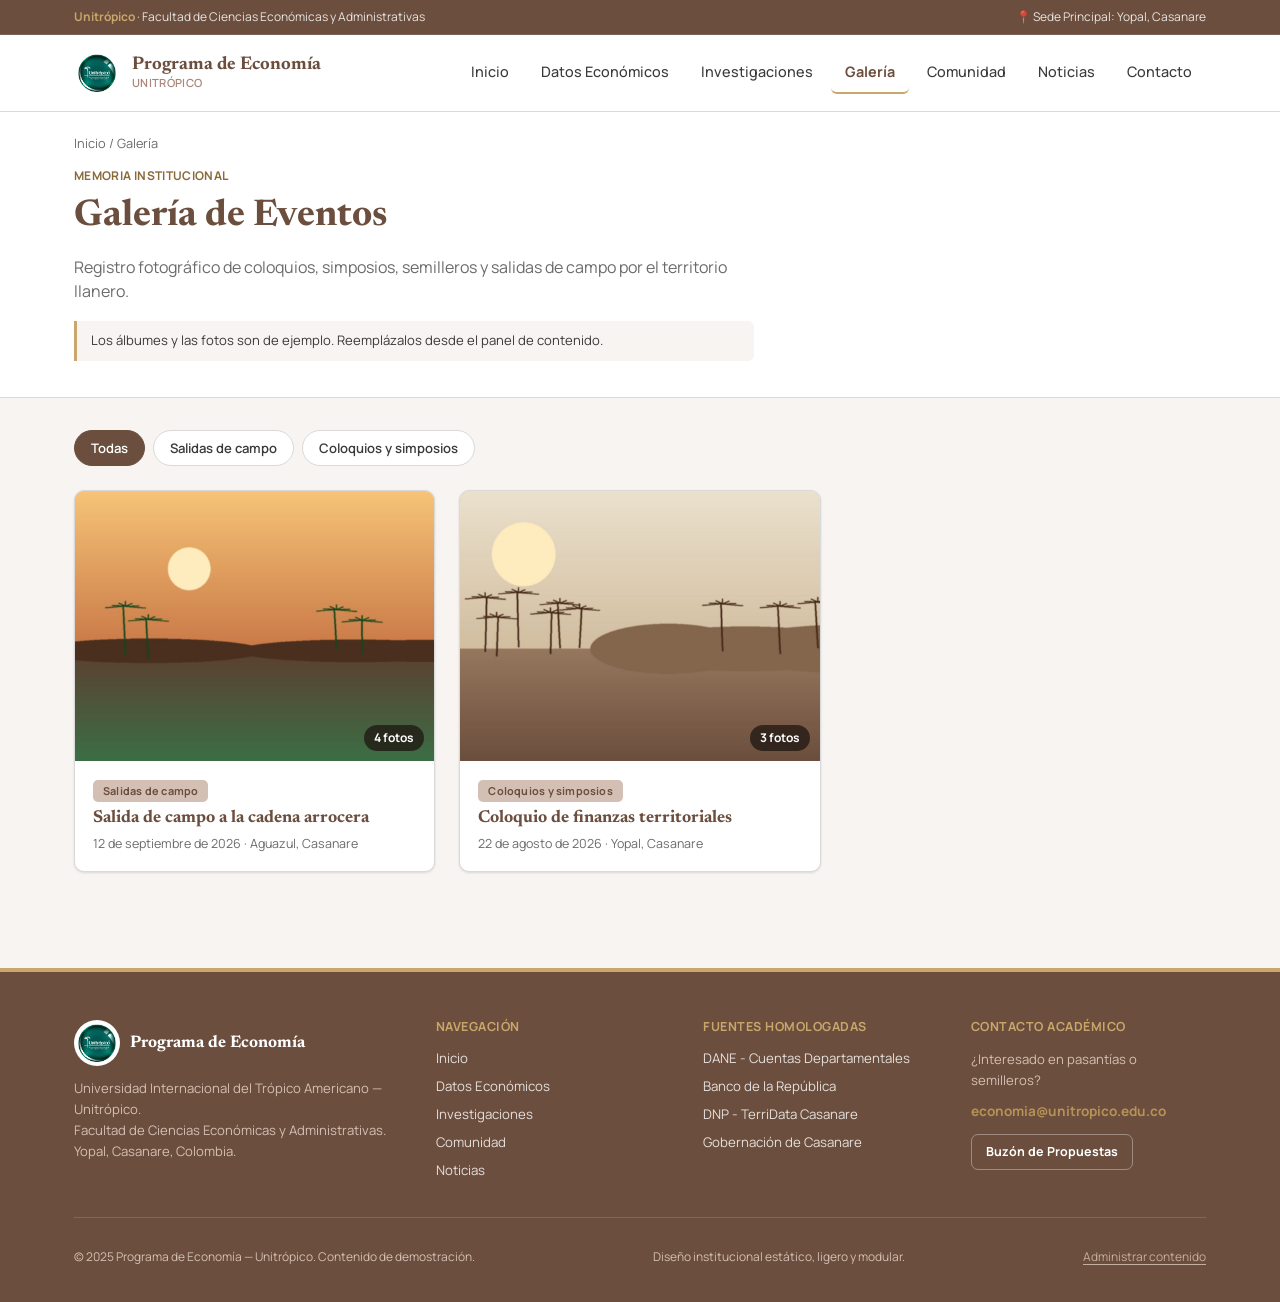
<file: galeria.html>
<!DOCTYPE html>
<html lang="es">
<head>
<meta charset="UTF-8" />
<meta name="viewport" content="width=device-width, initial-scale=1.0" />
<title>Galería | Programa de Economía — Unitrópico</title>
<meta name="description" content="Galería de fotos de coloquios, simposios, semilleros y salidas de campo del Programa de Economía de Unitrópico." />
<script>document.documentElement.classList.add('cc-cargando');</script>
<link rel="preconnect" href="https://fonts.googleapis.com">
<link rel="preconnect" href="https://fonts.gstatic.com" crossorigin>
<link href="https://fonts.googleapis.com/css2?family=Manrope:wght@400;500;600;700;800&family=Newsreader:opsz,wght@6..72,500;6..72,600;6..72,700&display=swap" rel="stylesheet">
<link rel="stylesheet" href="assets/css/custom.css" />
</head>
<body data-pagina="galeria">

<div class="topbar">
  <div class="contenedor">
    <span><strong data-c="general.franja.marca">Unitrópico</strong> · <span data-c="general.franja.texto">Facultad de Ciencias Económicas y Administrativas</span></span>
    <span data-c="general.franja.sede">📍 Sede Principal: Yopal, Casanare</span>
  </div>
</div>

<header class="site-header">
  <div class="contenedor">
    <a href="index.html" class="marca">
      <div class="marca-icono"><img src="assets/img/logo-unitropico.jpg" alt="Logo Unitrópico" data-c-src="general.logo" data-c-alt="general.logo_alt"></div>
      <div class="marca-texto">
        <span class="nombre" data-c="general.nombre">Programa de Economía</span>
        <span class="subnombre" data-c="general.subnombre">UNITRÓPICO</span>
      </div>
    </a>
    <nav class="nav-principal" aria-label="Menú principal" data-c-menu>
      <a href="index.html">Inicio</a>
      <a href="datos.html">Datos Económicos</a>
      <a href="investigaciones.html">Investigaciones</a>
      <a href="galeria.html" class="activo" aria-current="page">Galería</a>
      <a href="comunidad.html">Comunidad</a>
      <a href="noticias.html">Noticias</a>
      <a href="contacto.html">Contacto</a>
    </nav>
    <button id="btn-menu-movil" class="btn-menu-movil" aria-label="Abrir menú" aria-expanded="false" aria-controls="nav-movil">
      <svg width="26" height="26" fill="none" stroke="currentColor" viewBox="0 0 24 24" aria-hidden="true"><path stroke-linecap="round" stroke-linejoin="round" stroke-width="2" d="M4 6h16M4 12h16M4 18h16"/></svg>
    </button>
  </div>
  <nav id="nav-movil" class="nav-movil" aria-label="Menú principal" data-c-menu>
    <a href="index.html">Inicio</a>
    <a href="datos.html">Datos Económicos</a>
    <a href="investigaciones.html">Investigaciones</a>
    <a href="galeria.html" class="activo" aria-current="page">Galería</a>
    <a href="comunidad.html">Comunidad</a>
    <a href="noticias.html">Noticias</a>
    <a href="contacto.html">Contacto</a>
  </nav>
</header>

<main>

  <section class="hero-interno" id="cabecera">
    <div class="contenedor">
      <div class="migas"><a href="index.html">Inicio</a> / Galería</div>
      <div class="hero-flex">
        <div>
          <span class="etiqueta" data-c="galeria.hero.etiqueta">MEMORIA INSTITUCIONAL</span>
          <h1 data-c="galeria.hero.titulo">Galería de Eventos</h1>
          <p class="intro" data-c="galeria.hero.texto">Registro fotográfico de coloquios, simposios, semilleros y salidas de campo por el territorio llanero.</p>
          <p class="aviso aviso-ejemplo" data-c="galeria.hero.aviso" data-c-ocultar-vacio>Los álbumes y las fotos son de ejemplo. Reemplázalos desde el panel de contenido.</p>
        </div>
      </div>
    </div>
  </section>
  <section class="seccion" style="padding-top:32px;">
    <div class="contenedor" id="galeria-app">
      <p class="texto-tenue">Cargando galería…</p>
    </div>
  </section>

</main>

<footer class="site-footer">
  <div class="contenedor">
    <div class="footer-grid">
      <div>
        <div class="footer-marca">
          <div class="marca-icono"><img src="assets/img/logo-unitropico.jpg" alt="Logo Unitrópico" data-c-src="general.logo" data-c-alt="general.logo_alt"></div>
          <span data-c="general.pie.nombre">Programa de Economía</span>
        </div>
        <p class="footer-descripcion" data-c="general.pie.descripcion">Universidad Internacional del Trópico Americano — Unitrópico.<br>Facultad de Ciencias Económicas y Administrativas.<br>Yopal, Casanare, Colombia.</p>
      </div>
      <div>
        <h4 data-c="general.pie.navegacion_titulo">Navegación</h4>
        <ul data-c-lista="general.pie.navegacion">
          <template><li><a data-ci-boton=""></a></li></template>
          <li><a href="index.html">Inicio</a></li>
          <li><a href="datos.html">Datos Económicos</a></li>
          <li><a href="investigaciones.html">Investigaciones</a></li>
          <li><a href="comunidad.html">Comunidad</a></li>
          <li><a href="noticias.html">Noticias</a></li>
        </ul>
      </div>
      <div>
        <h4 data-c="general.pie.fuentes_titulo">Fuentes Homologadas</h4>
        <ul data-c-lista="general.pie.fuentes">
          <template><li data-ci=""></li></template>
          <li>DANE - Cuentas Departamentales</li>
          <li>Banco de la República</li>
          <li>DNP - TerriData Casanare</li>
          <li>Gobernación de Casanare</li>
        </ul>
      </div>
      <div>
        <h4 data-c="general.pie.contacto_titulo">Contacto Académico</h4>
        <p class="footer-descripcion" data-c="general.pie.contacto_texto">¿Interesado en pasantías o semilleros?</p>
        <a href="mailto:economia@unitropico.edu.co" class="texto-dorado footer-correo" data-c-correo="general.pie.correo">economia@unitropico.edu.co</a>
        <a href="contacto.html#buzon" class="btn btn-secundario btn-sm btn-claro" data-c-boton="general.pie.boton">Buzón de Propuestas</a>
      </div>
    </div>
    <div class="footer-bottom">
      <p data-c="general.pie.copyright">© 2025 Programa de Economía — Unitrópico. Contenido de demostración.</p>
      <p data-c="general.pie.nota">Diseño institucional estático, ligero y modular.</p>
      <p><a href="panel/" class="footer-admin">Administrar contenido</a></p>
    </div>
  </div>
</footer>

<script src="assets/js/contenido.js"></script>
<script src="assets/js/main.js"></script>
<script src="assets/js/galeria.js"></script>
</body>
</html>
</file>
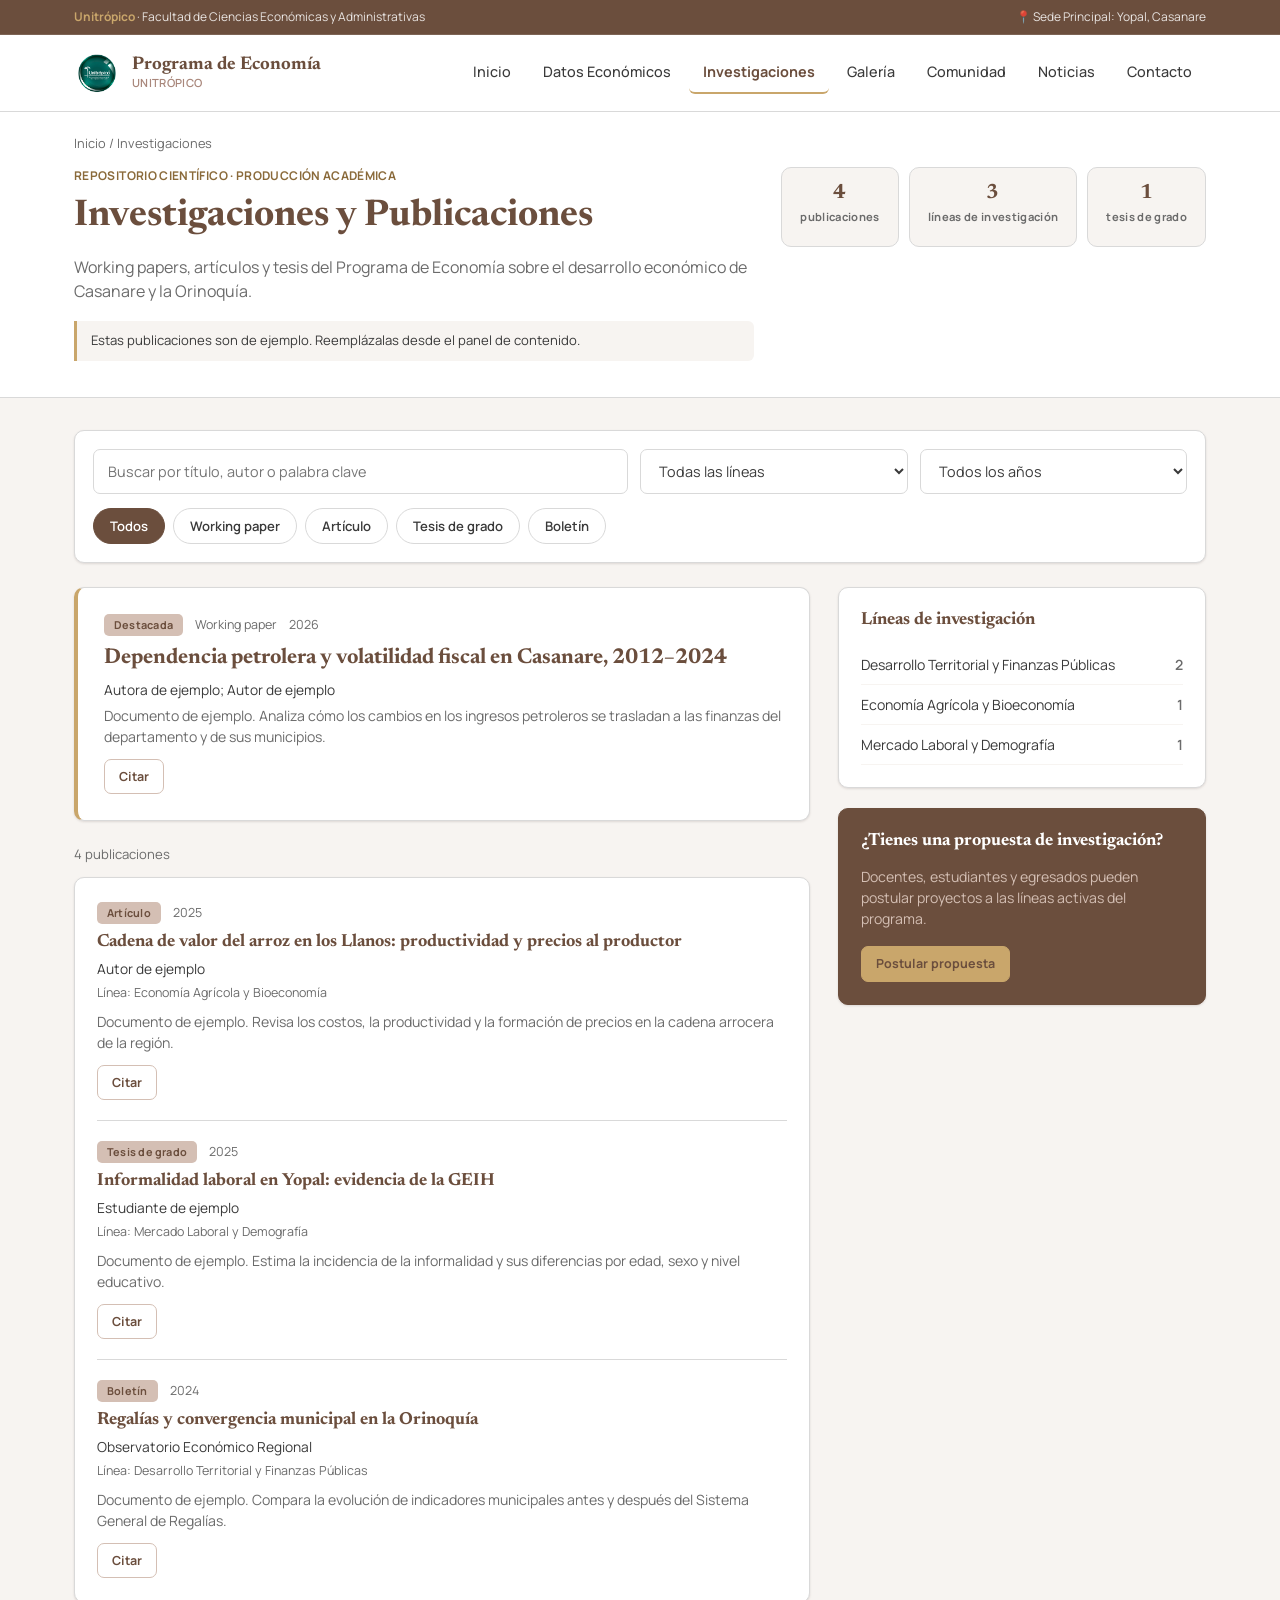
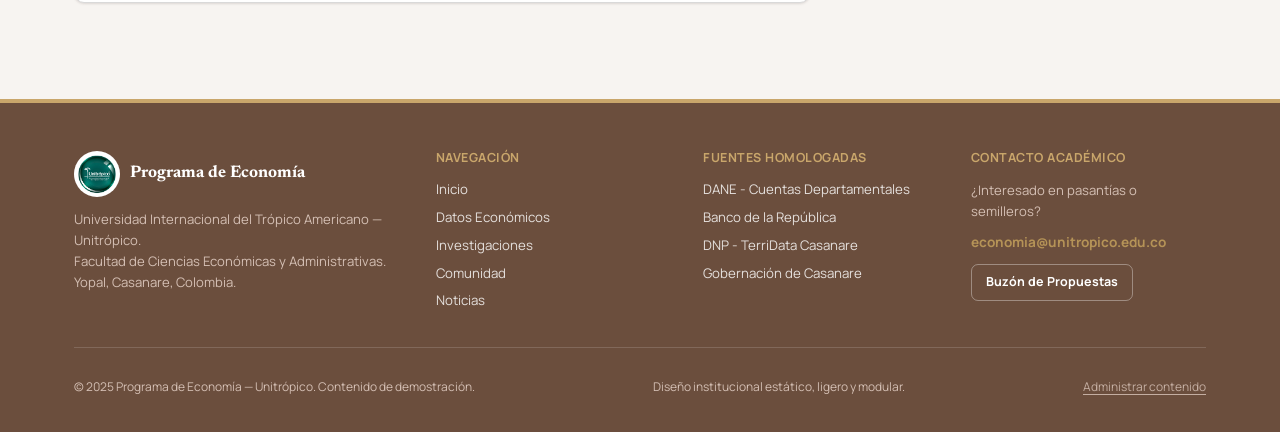
<file: investigaciones.html>
<!DOCTYPE html>
<html lang="es">
<head>
<meta charset="UTF-8" />
<meta name="viewport" content="width=device-width, initial-scale=1.0" />
<title>Investigaciones | Programa de Economía — Unitrópico</title>
<meta name="description" content="Working papers, artículos y tesis del Programa de Economía de Unitrópico sobre Casanare y la Orinoquía." />
<script>document.documentElement.classList.add('cc-cargando');</script>
<link rel="preconnect" href="https://fonts.googleapis.com">
<link rel="preconnect" href="https://fonts.gstatic.com" crossorigin>
<link href="https://fonts.googleapis.com/css2?family=Manrope:wght@400;500;600;700;800&family=Newsreader:opsz,wght@6..72,500;6..72,600;6..72,700&display=swap" rel="stylesheet">
<link rel="stylesheet" href="assets/css/custom.css" />
</head>
<body data-pagina="investigaciones">

<div class="topbar">
  <div class="contenedor">
    <span><strong data-c="general.franja.marca">Unitrópico</strong> · <span data-c="general.franja.texto">Facultad de Ciencias Económicas y Administrativas</span></span>
    <span data-c="general.franja.sede">📍 Sede Principal: Yopal, Casanare</span>
  </div>
</div>

<header class="site-header">
  <div class="contenedor">
    <a href="index.html" class="marca">
      <div class="marca-icono"><img src="assets/img/logo-unitropico.jpg" alt="Logo Unitrópico" data-c-src="general.logo" data-c-alt="general.logo_alt"></div>
      <div class="marca-texto">
        <span class="nombre" data-c="general.nombre">Programa de Economía</span>
        <span class="subnombre" data-c="general.subnombre">UNITRÓPICO</span>
      </div>
    </a>
    <nav class="nav-principal" aria-label="Menú principal" data-c-menu>
      <a href="index.html">Inicio</a>
      <a href="datos.html">Datos Económicos</a>
      <a href="investigaciones.html" class="activo" aria-current="page">Investigaciones</a>
      <a href="galeria.html">Galería</a>
      <a href="comunidad.html">Comunidad</a>
      <a href="noticias.html">Noticias</a>
      <a href="contacto.html">Contacto</a>
    </nav>
    <button id="btn-menu-movil" class="btn-menu-movil" aria-label="Abrir menú" aria-expanded="false" aria-controls="nav-movil">
      <svg width="26" height="26" fill="none" stroke="currentColor" viewBox="0 0 24 24" aria-hidden="true"><path stroke-linecap="round" stroke-linejoin="round" stroke-width="2" d="M4 6h16M4 12h16M4 18h16"/></svg>
    </button>
  </div>
  <nav id="nav-movil" class="nav-movil" aria-label="Menú principal" data-c-menu>
    <a href="index.html">Inicio</a>
    <a href="datos.html">Datos Económicos</a>
    <a href="investigaciones.html" class="activo" aria-current="page">Investigaciones</a>
    <a href="galeria.html">Galería</a>
    <a href="comunidad.html">Comunidad</a>
    <a href="noticias.html">Noticias</a>
    <a href="contacto.html">Contacto</a>
  </nav>
</header>

<main>

  <section class="hero-interno" id="cabecera">
    <div class="contenedor">
      <div class="migas"><a href="index.html">Inicio</a> / Investigaciones</div>
      <div class="hero-flex">
        <div>
          <span class="etiqueta" data-c="investigaciones.hero.etiqueta">REPOSITORIO CIENTÍFICO · PRODUCCIÓN ACADÉMICA</span>
          <h1 data-c="investigaciones.hero.titulo">Investigaciones y Publicaciones</h1>
          <p class="intro" data-c="investigaciones.hero.texto">Working papers, artículos y tesis del Programa de Economía sobre el desarrollo económico de Casanare y la Orinoquía.</p>
          <p class="aviso aviso-ejemplo" data-c="investigaciones.hero.aviso" data-c-ocultar-vacio>Estas publicaciones son de ejemplo. Reemplázalas desde el panel de contenido.</p>
        </div>
        <div class="mini-kpis" id="pub-cifras" aria-label="Cifras del repositorio"></div>
      </div>
    </div>
  </section>
  <section class="seccion" style="padding-top:32px;">
    <div class="contenedor" id="pub-app">
      <p class="texto-tenue">Cargando publicaciones…</p>
    </div>
  </section>

</main>

<footer class="site-footer">
  <div class="contenedor">
    <div class="footer-grid">
      <div>
        <div class="footer-marca">
          <div class="marca-icono"><img src="assets/img/logo-unitropico.jpg" alt="Logo Unitrópico" data-c-src="general.logo" data-c-alt="general.logo_alt"></div>
          <span data-c="general.pie.nombre">Programa de Economía</span>
        </div>
        <p class="footer-descripcion" data-c="general.pie.descripcion">Universidad Internacional del Trópico Americano — Unitrópico.<br>Facultad de Ciencias Económicas y Administrativas.<br>Yopal, Casanare, Colombia.</p>
      </div>
      <div>
        <h4 data-c="general.pie.navegacion_titulo">Navegación</h4>
        <ul data-c-lista="general.pie.navegacion">
          <template><li><a data-ci-boton=""></a></li></template>
          <li><a href="index.html">Inicio</a></li>
          <li><a href="datos.html">Datos Económicos</a></li>
          <li><a href="investigaciones.html">Investigaciones</a></li>
          <li><a href="comunidad.html">Comunidad</a></li>
          <li><a href="noticias.html">Noticias</a></li>
        </ul>
      </div>
      <div>
        <h4 data-c="general.pie.fuentes_titulo">Fuentes Homologadas</h4>
        <ul data-c-lista="general.pie.fuentes">
          <template><li data-ci=""></li></template>
          <li>DANE - Cuentas Departamentales</li>
          <li>Banco de la República</li>
          <li>DNP - TerriData Casanare</li>
          <li>Gobernación de Casanare</li>
        </ul>
      </div>
      <div>
        <h4 data-c="general.pie.contacto_titulo">Contacto Académico</h4>
        <p class="footer-descripcion" data-c="general.pie.contacto_texto">¿Interesado en pasantías o semilleros?</p>
        <a href="mailto:economia@unitropico.edu.co" class="texto-dorado footer-correo" data-c-correo="general.pie.correo">economia@unitropico.edu.co</a>
        <a href="contacto.html#buzon" class="btn btn-secundario btn-sm btn-claro" data-c-boton="general.pie.boton">Buzón de Propuestas</a>
      </div>
    </div>
    <div class="footer-bottom">
      <p data-c="general.pie.copyright">© 2025 Programa de Economía — Unitrópico. Contenido de demostración.</p>
      <p data-c="general.pie.nota">Diseño institucional estático, ligero y modular.</p>
      <p><a href="panel/" class="footer-admin">Administrar contenido</a></p>
    </div>
  </div>
</footer>

<script src="assets/js/contenido.js"></script>
<script src="assets/js/main.js"></script>
<script src="assets/js/investigaciones.js"></script>
</body>
</html>
</file>
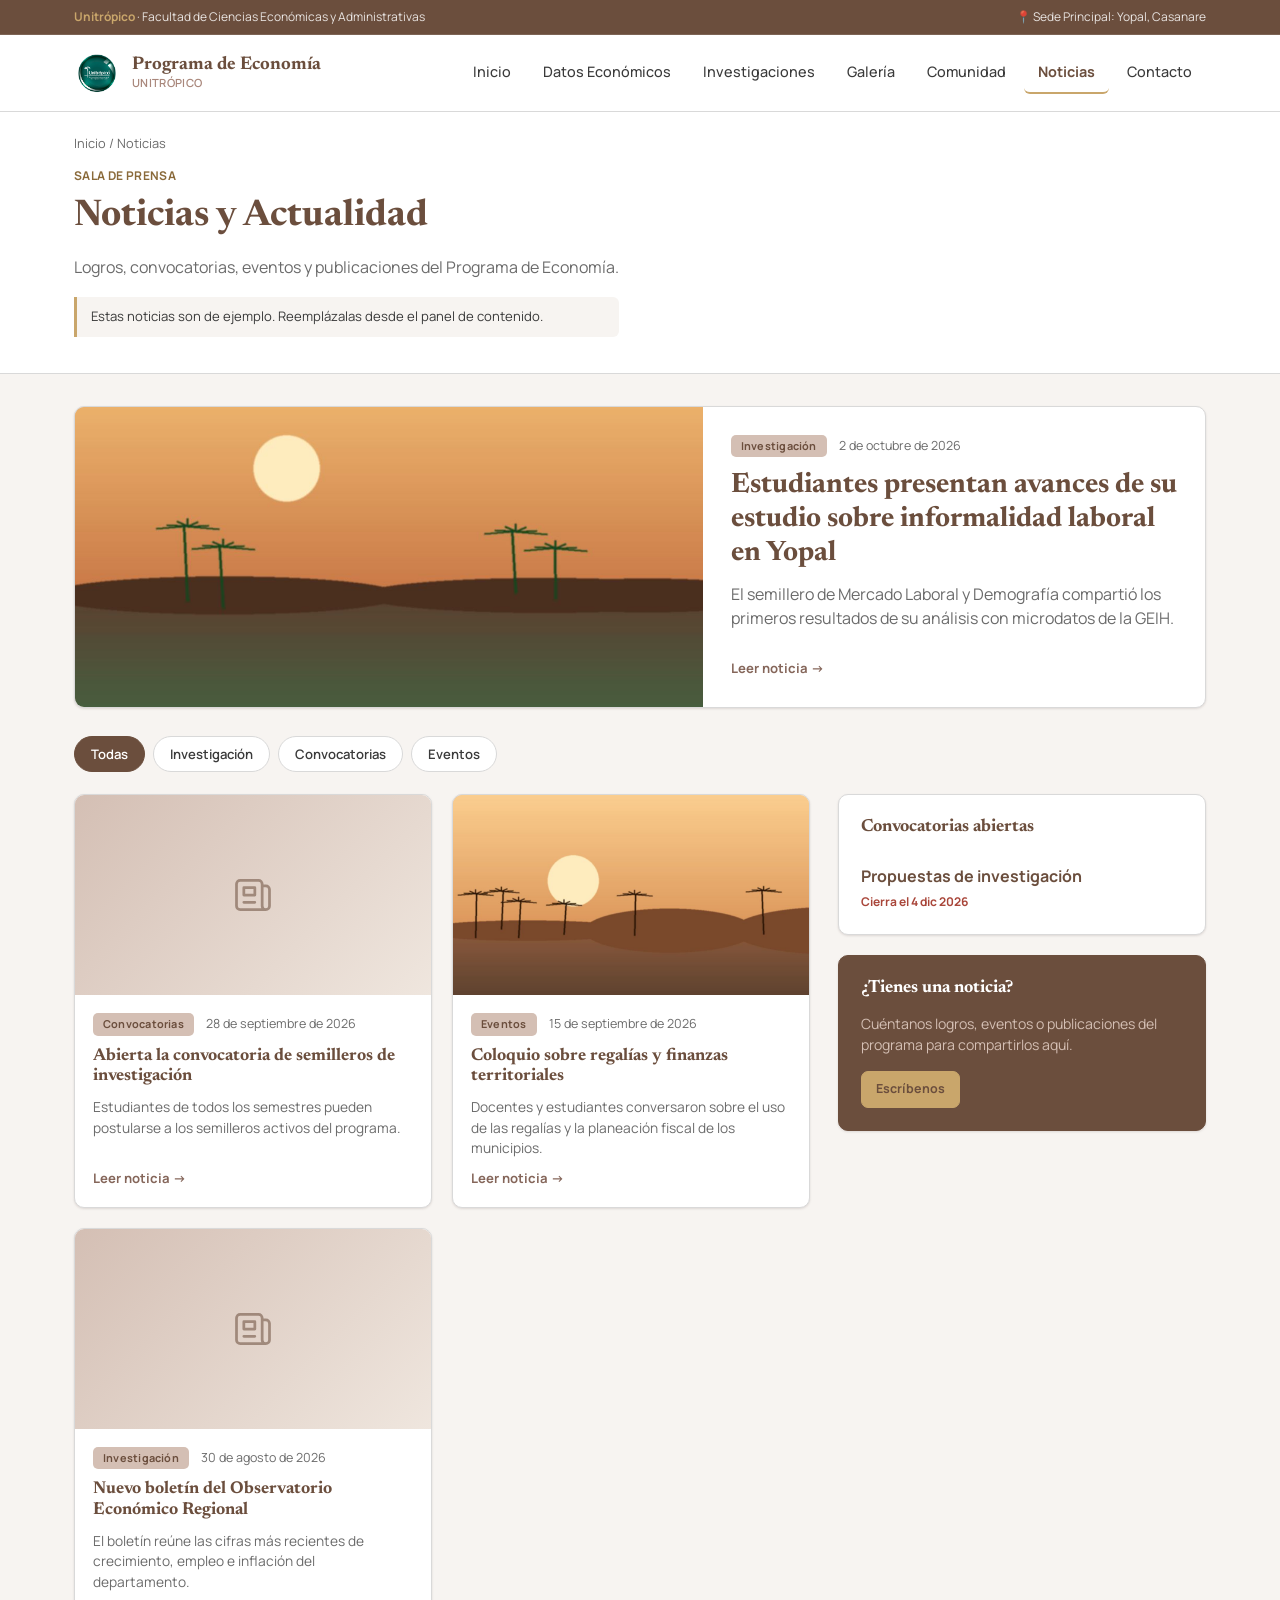
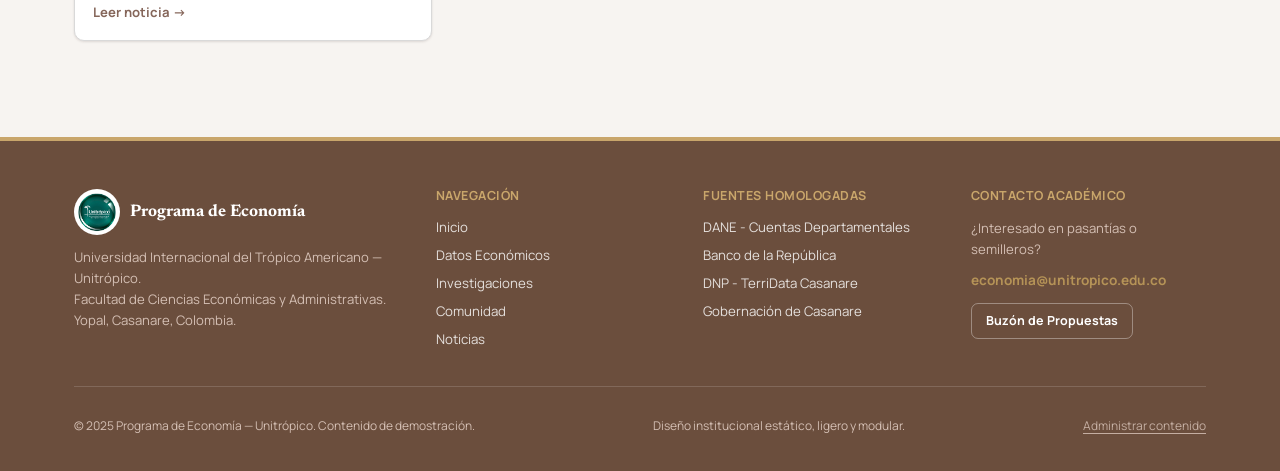
<file: noticias.html>
<!DOCTYPE html>
<html lang="es">
<head>
<meta charset="UTF-8" />
<meta name="viewport" content="width=device-width, initial-scale=1.0" />
<title>Noticias | Programa de Economía — Unitrópico</title>
<meta name="description" content="Noticias, convocatorias y eventos del Programa de Economía de Unitrópico." />
<script>document.documentElement.classList.add('cc-cargando');</script>
<link rel="preconnect" href="https://fonts.googleapis.com">
<link rel="preconnect" href="https://fonts.gstatic.com" crossorigin>
<link href="https://fonts.googleapis.com/css2?family=Manrope:wght@400;500;600;700;800&family=Newsreader:opsz,wght@6..72,500;6..72,600;6..72,700&display=swap" rel="stylesheet">
<link rel="stylesheet" href="assets/css/custom.css" />
</head>
<body data-pagina="noticias">

<div class="topbar">
  <div class="contenedor">
    <span><strong data-c="general.franja.marca">Unitrópico</strong> · <span data-c="general.franja.texto">Facultad de Ciencias Económicas y Administrativas</span></span>
    <span data-c="general.franja.sede">📍 Sede Principal: Yopal, Casanare</span>
  </div>
</div>

<header class="site-header">
  <div class="contenedor">
    <a href="index.html" class="marca">
      <div class="marca-icono"><img src="assets/img/logo-unitropico.jpg" alt="Logo Unitrópico" data-c-src="general.logo" data-c-alt="general.logo_alt"></div>
      <div class="marca-texto">
        <span class="nombre" data-c="general.nombre">Programa de Economía</span>
        <span class="subnombre" data-c="general.subnombre">UNITRÓPICO</span>
      </div>
    </a>
    <nav class="nav-principal" aria-label="Menú principal" data-c-menu>
      <a href="index.html">Inicio</a>
      <a href="datos.html">Datos Económicos</a>
      <a href="investigaciones.html">Investigaciones</a>
      <a href="galeria.html">Galería</a>
      <a href="comunidad.html">Comunidad</a>
      <a href="noticias.html" class="activo" aria-current="page">Noticias</a>
      <a href="contacto.html">Contacto</a>
    </nav>
    <button id="btn-menu-movil" class="btn-menu-movil" aria-label="Abrir menú" aria-expanded="false" aria-controls="nav-movil">
      <svg width="26" height="26" fill="none" stroke="currentColor" viewBox="0 0 24 24" aria-hidden="true"><path stroke-linecap="round" stroke-linejoin="round" stroke-width="2" d="M4 6h16M4 12h16M4 18h16"/></svg>
    </button>
  </div>
  <nav id="nav-movil" class="nav-movil" aria-label="Menú principal" data-c-menu>
    <a href="index.html">Inicio</a>
    <a href="datos.html">Datos Económicos</a>
    <a href="investigaciones.html">Investigaciones</a>
    <a href="galeria.html">Galería</a>
    <a href="comunidad.html">Comunidad</a>
    <a href="noticias.html" class="activo" aria-current="page">Noticias</a>
    <a href="contacto.html">Contacto</a>
  </nav>
</header>

<main>

  <section class="hero-interno" id="cabecera">
    <div class="contenedor">
      <div class="migas"><a href="index.html">Inicio</a> / Noticias</div>
      <div class="hero-flex">
        <div>
          <span class="etiqueta" data-c="noticias.hero.etiqueta">SALA DE PRENSA</span>
          <h1 data-c="noticias.hero.titulo">Noticias y Actualidad</h1>
          <p class="intro" data-c="noticias.hero.texto">Logros, convocatorias, eventos y publicaciones del Programa de Economía.</p>
          <p class="aviso aviso-ejemplo" data-c="noticias.hero.aviso" data-c-ocultar-vacio>Estas noticias son de ejemplo. Reemplázalas desde el panel de contenido.</p>
        </div>
      </div>
    </div>
  </section>
  <section class="seccion" style="padding-top:32px;">
    <div class="contenedor" id="noticias-app">
      <p class="texto-tenue">Cargando noticias…</p>
    </div>
  </section>

</main>

<footer class="site-footer">
  <div class="contenedor">
    <div class="footer-grid">
      <div>
        <div class="footer-marca">
          <div class="marca-icono"><img src="assets/img/logo-unitropico.jpg" alt="Logo Unitrópico" data-c-src="general.logo" data-c-alt="general.logo_alt"></div>
          <span data-c="general.pie.nombre">Programa de Economía</span>
        </div>
        <p class="footer-descripcion" data-c="general.pie.descripcion">Universidad Internacional del Trópico Americano — Unitrópico.<br>Facultad de Ciencias Económicas y Administrativas.<br>Yopal, Casanare, Colombia.</p>
      </div>
      <div>
        <h4 data-c="general.pie.navegacion_titulo">Navegación</h4>
        <ul data-c-lista="general.pie.navegacion">
          <template><li><a data-ci-boton=""></a></li></template>
          <li><a href="index.html">Inicio</a></li>
          <li><a href="datos.html">Datos Económicos</a></li>
          <li><a href="investigaciones.html">Investigaciones</a></li>
          <li><a href="comunidad.html">Comunidad</a></li>
          <li><a href="noticias.html">Noticias</a></li>
        </ul>
      </div>
      <div>
        <h4 data-c="general.pie.fuentes_titulo">Fuentes Homologadas</h4>
        <ul data-c-lista="general.pie.fuentes">
          <template><li data-ci=""></li></template>
          <li>DANE - Cuentas Departamentales</li>
          <li>Banco de la República</li>
          <li>DNP - TerriData Casanare</li>
          <li>Gobernación de Casanare</li>
        </ul>
      </div>
      <div>
        <h4 data-c="general.pie.contacto_titulo">Contacto Académico</h4>
        <p class="footer-descripcion" data-c="general.pie.contacto_texto">¿Interesado en pasantías o semilleros?</p>
        <a href="mailto:economia@unitropico.edu.co" class="texto-dorado footer-correo" data-c-correo="general.pie.correo">economia@unitropico.edu.co</a>
        <a href="contacto.html#buzon" class="btn btn-secundario btn-sm btn-claro" data-c-boton="general.pie.boton">Buzón de Propuestas</a>
      </div>
    </div>
    <div class="footer-bottom">
      <p data-c="general.pie.copyright">© 2025 Programa de Economía — Unitrópico. Contenido de demostración.</p>
      <p data-c="general.pie.nota">Diseño institucional estático, ligero y modular.</p>
      <p><a href="panel/" class="footer-admin">Administrar contenido</a></p>
    </div>
  </div>
</footer>

<script src="assets/js/contenido.js"></script>
<script src="assets/js/main.js"></script>
<script src="assets/js/noticias.js"></script>
</body>
</html>
</file>
<file: assets/css/custom.css>
/* =========================================================
   PROGRAMA DE ECONOMÍA — UNITRÓPICO
   Hoja de estilos base compartida por todas las páginas
   ========================================================= */

:root {
  --marron-oscuro: #6B4E3D;
  --marron-oscuro-hover: #5A4030;
  --marron-medio: #A9877B;
  --marron-claro: #D4BFB4;
  --blanco: #FFFFFF;
  --gris-oscuro: #3A3A3A;
  --gris-medio: #6B6B6B;
  --gris-claro: #D9D9D9;
  --gris-fondo: #F7F4F1;
  --dorado: #C9A66B;
  --dorado-hover: #B59357;
  --dorado-texto: #8A6A3A; /* dorado legible para texto pequeño sobre blanco (contraste AA) */
  --marron-texto: #85665A; /* café medio legible para texto pequeño sobre blanco (contraste AA) */
  --verde-subida: #3F7A5A;
  --rojo-bajada: #A9463A;

  --fuente-serif: 'Newsreader', Georgia, serif;
  --fuente-sans: 'Manrope', -apple-system, BlinkMacSystemFont, 'Segoe UI', sans-serif;

  --sombra-suave: 0 1px 3px rgba(58, 42, 32, 0.08), 0 1px 2px rgba(58, 42, 32, 0.06);
  --sombra-media: 0 4px 12px rgba(58, 42, 32, 0.10);
  --radio: 10px;
}

* { box-sizing: border-box; }

/* Lo que tenga el atributo hidden nunca se muestra, aunque su clase le dé otro display */
[hidden] { display: none !important; }

html { scroll-behavior: smooth; }

body {
  margin: 0;
  font-family: var(--fuente-sans);
  color: var(--gris-oscuro);
  background: var(--gris-fondo);
  line-height: 1.5;
}

h1, h2, h3, h4 {
  font-family: var(--fuente-serif);
  color: var(--marron-oscuro);
  line-height: 1.2;
  margin: 0;
}

a { color: inherit; text-decoration: none; }
img { max-width: 100%; display: block; }
button { font-family: inherit; cursor: pointer; }

.contenedor {
  max-width: 1180px;
  margin: 0 auto;
  padding: 0 24px;
}

/* ---------- Topbar ---------- */
.topbar {
  background: var(--marron-oscuro);
  color: rgba(255,255,255,0.85);
  font-size: 0.75rem;
  padding: 8px 0;
  border-bottom: 1px solid rgba(255,255,255,0.12);
}
.topbar .contenedor {
  display: flex;
  justify-content: space-between;
  align-items: center;
  flex-wrap: wrap;
  gap: 8px;
}
.topbar strong { color: var(--dorado); }
.topbar a:hover { color: var(--dorado); }

/* ---------- Header / navegación ---------- */
.site-header {
  position: sticky;
  top: 0;
  z-index: 100;
  background: rgba(255,255,255,0.97);
  border-bottom: 1px solid var(--gris-claro);
  backdrop-filter: blur(6px);
}
.site-header .contenedor {
  display: flex;
  align-items: center;
  justify-content: space-between;
  height: 76px;
}
.marca {
  display: flex;
  align-items: center;
  gap: 12px;
}
.marca-icono {
  width: 46px;
  height: 46px;
  border-radius: 50%;
  background: var(--marron-oscuro);
  color: var(--dorado);
  display: flex;
  align-items: center;
  justify-content: center;
  font-family: var(--fuente-serif);
  font-weight: 700;
  font-size: 1.3rem;
  flex-shrink: 0;
  overflow: hidden;
}
.marca-icono img {
  width: 100%;
  height: 100%;
  object-fit: cover;
}
.marca-texto .nombre {
  display: block;
  font-family: var(--fuente-serif);
  font-weight: 700;
  font-size: 1.15rem;
  color: var(--marron-oscuro);
  line-height: 1.15;
}
.marca-texto .subnombre {
  display: block;
  font-size: 0.7rem;
  color: var(--marron-medio);
  font-weight: 600;
  letter-spacing: 0.03em;
}

.nav-principal {
  display: flex;
  align-items: center;
  gap: 4px;
}
.nav-principal a {
  padding: 9px 14px;
  font-size: 0.9rem;
  font-weight: 500;
  color: var(--gris-oscuro);
  border-radius: 6px;
  border-bottom: 2px solid transparent;
  transition: background 0.15s, color 0.15s;
}
.nav-principal a:hover {
  background: var(--gris-fondo);
  color: var(--marron-oscuro);
}
.nav-principal a.activo {
  color: var(--marron-oscuro);
  font-weight: 700;
  border-bottom-color: var(--dorado);
}

.btn-menu-movil {
  display: none;
  background: none;
  border: none;
  padding: 8px;
  color: var(--marron-oscuro);
}

.nav-movil {
  display: none;
  flex-direction: column;
  background: var(--blanco);
  border-bottom: 1px solid var(--gris-claro);
  padding: 8px 16px 16px;
}
.nav-movil a {
  padding: 12px 8px;
  font-size: 0.95rem;
  font-weight: 500;
  border-bottom: 1px solid var(--gris-fondo);
}
.nav-movil a.activo { color: var(--marron-oscuro); font-weight: 700; }
.nav-movil.abierto { display: flex; }

.migas {
  font-size: 0.8rem;
  color: var(--gris-medio);
  padding: 14px 0;
}
.migas a:hover { color: var(--marron-oscuro); }

/* ---------- Botones ---------- */
.btn {
  display: inline-flex;
  align-items: center;
  justify-content: center;
  gap: 8px;
  padding: 12px 22px;
  border-radius: 7px;
  font-size: 0.88rem;
  font-weight: 700;
  border: 1px solid transparent;
  transition: background 0.15s, border-color 0.15s, color 0.15s;
  white-space: nowrap;
}
.btn-primario {
  background: var(--marron-oscuro);
  color: var(--blanco);
  border-color: var(--marron-oscuro);
}
.btn-primario:hover { background: var(--marron-oscuro-hover); }
.btn-dorado {
  background: var(--dorado);
  color: var(--marron-oscuro);
  border-color: var(--dorado);
}
.btn-dorado:hover { background: var(--dorado-hover); }
.btn-secundario {
  background: transparent;
  color: var(--marron-oscuro);
  border-color: var(--marron-claro);
}
.btn-secundario:hover { background: var(--gris-fondo); }
.btn-sm { padding: 8px 14px; font-size: 0.78rem; }

/* ---------- Hero (páginas internas) ---------- */
.hero-interno {
  background: var(--blanco);
  padding: 8px 0 36px;
  border-bottom: 1px solid var(--gris-claro);
}
.hero-interno .etiqueta {
  color: var(--dorado-texto);
  font-weight: 700;
  font-size: 0.75rem;
  letter-spacing: 0.03em;
  margin-bottom: 10px;
  display: block;
}
.hero-interno h1 {
  font-size: clamp(1.7rem, 3vw, 2.3rem);
  margin-bottom: 12px;
}
.hero-interno p.intro {
  color: var(--gris-medio);
  max-width: 680px;
  font-size: 1rem;
}
.hero-flex {
  display: flex;
  justify-content: space-between;
  align-items: flex-start;
  gap: 24px;
  flex-wrap: wrap;
}
.mini-kpis {
  display: flex;
  gap: 10px;
  flex-wrap: wrap;
}
.mini-kpi {
  background: var(--gris-fondo);
  border: 1px solid var(--gris-claro);
  border-radius: var(--radio);
  padding: 10px 18px;
  text-align: center;
  min-width: 110px;
}
.mini-kpi .valor {
  font-family: var(--fuente-serif);
  font-weight: 700;
  font-size: 1.3rem;
  color: var(--marron-oscuro);
}
.mini-kpi .etiqueta {
  font-size: 0.7rem;
  color: var(--gris-medio);
}

/* ---------- Tarjetas genéricas ---------- */
.tarjeta {
  background: var(--blanco);
  border: 1px solid var(--gris-claro);
  border-radius: var(--radio);
  box-shadow: var(--sombra-suave);
}
.tarjeta-hover {
  transition: box-shadow 0.15s, border-color 0.15s, transform 0.15s;
}
.tarjeta-hover:hover {
  box-shadow: var(--sombra-media);
  border-color: var(--marron-medio);
  transform: translateY(-2px);
}

/* ---------- Chips / filtros ---------- */
.chips {
  display: flex;
  gap: 8px;
  flex-wrap: wrap;
}
.chip {
  background: var(--blanco);
  border: 1px solid var(--gris-claro);
  color: var(--gris-oscuro);
  padding: 8px 16px;
  border-radius: 999px;
  font-size: 0.82rem;
  font-weight: 600;
  transition: background 0.15s, color 0.15s, border-color 0.15s;
}
.chip:hover { border-color: var(--marron-medio); }
.chip.activo {
  background: var(--marron-oscuro);
  color: var(--blanco);
  border-color: var(--marron-oscuro);
}

/* ---------- Etiquetas de categoría ---------- */
.etiqueta-tipo {
  display: inline-block;
  white-space: nowrap;
  padding: 3px 10px;
  border-radius: 5px;
  font-size: 0.68rem;
  font-weight: 700;
  letter-spacing: 0.02em;
  background: var(--marron-claro);
  color: var(--marron-oscuro);
}

/* ---------- Secciones ---------- */
.seccion { padding: 56px 0; }
.seccion-titulo {
  font-size: clamp(1.4rem, 2.4vw, 1.85rem);
  margin-bottom: 8px;
}
.seccion-subtitulo {
  color: var(--gris-medio);
  font-size: 0.95rem;
  max-width: 640px;
  margin-bottom: 28px;
}
.seccion-cabecera {
  display: flex;
  justify-content: space-between;
  align-items: flex-end;
  flex-wrap: wrap;
  gap: 16px;
  margin-bottom: 28px;
}
.seccion-cabecera .seccion-subtitulo { margin-bottom: 0; }

/* ---------- Grillas ---------- */
.grilla-4 { display: grid; grid-template-columns: repeat(4, 1fr); gap: 20px; }
.grilla-3 { display: grid; grid-template-columns: repeat(3, 1fr); gap: 20px; }
.grilla-2 { display: grid; grid-template-columns: repeat(2, 1fr); gap: 20px; }

/* ---------- Formularios ---------- */
.campo { margin-bottom: 18px; }
.campo label {
  display: block;
  font-size: 0.82rem;
  font-weight: 700;
  color: var(--gris-oscuro);
  margin-bottom: 6px;
}
.campo input,
.campo select,
.campo textarea {
  width: 100%;
  padding: 11px 14px;
  border: 1px solid var(--gris-claro);
  border-radius: 7px;
  font-family: inherit;
  font-size: 0.9rem;
  background: var(--blanco);
  color: var(--gris-oscuro);
}
.campo input:focus,
.campo select:focus,
.campo textarea:focus {
  outline: 2px solid var(--dorado);
  outline-offset: 1px;
  border-color: var(--marron-medio);
}
.campo textarea { resize: vertical; min-height: 120px; }

/* ---------- Footer ---------- */
.site-footer {
  background: var(--marron-oscuro);
  color: rgba(255,255,255,0.82);
  padding: 48px 0 24px;
  border-top: 4px solid var(--dorado);
  margin-top: 40px;
}
.footer-grid {
  display: grid;
  grid-template-columns: 1.4fr 1fr 1fr 1fr;
  gap: 32px;
  padding-bottom: 28px;
  border-bottom: 1px solid rgba(255,255,255,0.15);
}
.footer-grid h4 {
  color: var(--dorado);
  font-size: 0.78rem;
  text-transform: uppercase;
  letter-spacing: 0.04em;
  margin-bottom: 14px;
  font-family: var(--fuente-sans);
  font-weight: 700;
}
.footer-grid ul { list-style: none; margin: 0; padding: 0; }
.footer-grid li { margin-bottom: 8px; font-size: 0.83rem; }
.footer-grid a:hover { color: var(--dorado); }
.footer-marca {
  display: flex;
  align-items: center;
  gap: 10px;
  margin-bottom: 12px;
}
.footer-marca .marca-icono { background: var(--dorado); color: var(--marron-oscuro); }
.footer-descripcion { font-size: 0.82rem; color: var(--marron-claro); line-height: 1.6; margin: 0 0 10px; }
.footer-correo { font-weight: 700; font-size: 0.85rem; display: block; margin-bottom: 12px; overflow-wrap: anywhere; }
.footer-marca span { font-family: var(--fuente-serif); font-weight: 700; font-size: 1.05rem; color: var(--blanco); }
.footer-bottom {
  display: flex;
  justify-content: space-between;
  flex-wrap: wrap;
  gap: 8px;
  padding-top: 18px;
  font-size: 0.75rem;
  color: var(--marron-claro);
}

/* ---------- Banner CTA ---------- */
.banner-cta {
  background: var(--marron-oscuro);
  color: var(--blanco);
  border-radius: var(--radio);
  padding: 32px;
  display: flex;
  justify-content: space-between;
  align-items: center;
  flex-wrap: wrap;
  gap: 20px;
}
.banner-cta h3 { color: var(--blanco); font-size: 1.4rem; margin-bottom: 8px; }
.banner-cta p { color: var(--marron-claro); margin: 0; max-width: 520px; font-size: 0.92rem; }

/* ---------- Portada (index.html) ---------- */
.portada {
  background: var(--marron-oscuro) center / cover no-repeat;
  color: var(--blanco);
  padding: 56px 0 40px;
  border-bottom: 4px solid var(--dorado);
}
.portada-grid { display: grid; grid-template-columns: minmax(0, 1.3fr) minmax(0, 1fr); gap: 40px; align-items: center; }
.portada-chip {
  display: inline-block;
  background: rgba(255,255,255,0.1);
  border: 1px solid rgba(201,166,107,0.5);
  color: var(--dorado);
  font-size: 0.72rem;
  font-weight: 700;
  padding: 5px 14px;
  border-radius: 999px;
  margin-bottom: 16px;
}
.portada h1 { color: var(--blanco); font-size: clamp(1.8rem, 3.4vw, 2.6rem); margin-bottom: 16px; }
.portada-texto { color: var(--marron-claro); font-size: 1.02rem; max-width: 560px; margin: 0 0 24px; }
.portada-botones { display: flex; gap: 14px; flex-wrap: wrap; margin-bottom: 28px; }
.btn-claro { color: var(--blanco); border-color: rgba(255,255,255,0.35); }
.btn-claro:hover { background: rgba(255,255,255,0.08); }
.portada-cifras { display: flex; gap: 32px; flex-wrap: wrap; padding-top: 20px; border-top: 1px solid rgba(255,255,255,0.18); }
.cifra-valor { font-family: var(--fuente-serif); font-weight: 700; font-size: 1.5rem; color: var(--dorado); }
.cifra-etiqueta { font-size: 0.75rem; color: var(--marron-claro); }
.portada-grafico { padding: 22px; color: var(--gris-oscuro); }
.portada-grafico-cabecera { display: flex; justify-content: space-between; align-items: flex-start; gap: 12px; border-bottom: 1px solid var(--gris-claro); padding-bottom: 12px; margin-bottom: 12px; }
.portada-grafico-etiqueta { font-size: 0.7rem; color: var(--marron-texto); font-weight: 700; text-transform: uppercase; }
.portada-grafico-titulo { font-family: var(--fuente-serif); font-weight: 700; font-size: 1.05rem; color: var(--marron-oscuro); }
.portada-grafico-nota { font-size: 0.78rem; margin: 0 0 10px; }
.portada-grafico-lienzo { position: relative; height: 190px; }
.portada-grafico-pie { display: flex; justify-content: space-between; align-items: center; gap: 12px; flex-wrap: wrap; margin-top: 12px; padding-top: 10px; border-top: 1px solid var(--gris-claro); font-size: 0.75rem; }
.portada-grafico-pie strong { color: var(--gris-oscuro); }
.portada-grafico-pie a { font-weight: 700; color: var(--dorado-texto); }

.seccion-centrada { text-align: center; max-width: 600px; margin: 0 auto 32px; }
.seccion-centrada .seccion-subtitulo { margin: 12px auto 0; }
.seccion-blanca { background: var(--blanco); border-top: 1px solid var(--gris-claro); border-bottom: 1px solid var(--gris-claro); }

.eje { padding: 22px; display: flex; flex-direction: column; justify-content: space-between; }
.eje-icono { width: 44px; height: 44px; border-radius: 8px; background: var(--marron-claro); display: flex; align-items: center; justify-content: center; margin-bottom: 14px; }
.eje h3 { font-size: 1.1rem; margin-bottom: 8px; }
.eje p { font-size: 0.85rem; margin: 0; }
.eje-enlace { margin-top: 14px; font-size: 0.8rem; font-weight: 700; color: var(--marron-texto); }

.identidad { align-items: start; }
.identidad-etiqueta { font-size: 0.75rem; font-weight: 700; color: var(--dorado-texto); }
.identidad-titulo { font-size: 1.7rem; margin: 8px 0 16px; }
.identidad p { margin: 0 0 20px; }
.identidad-subtitulo { font-size: 1.3rem; margin-bottom: 12px; }
.lineas-caja { background: var(--gris-fondo); padding: 28px; }
.lineas-caja h4 { font-size: 1.15rem; margin-bottom: 16px; }
.lista-lineas { list-style: none; padding: 0; margin: 0 0 20px; }
.lista-lineas li { display: flex; gap: 10px; margin-bottom: 12px; font-size: 0.9rem; }
.lista-lineas li:last-child { margin-bottom: 0; }
.lista-lineas .texto-dorado { font-weight: 700; }

/* ---------- Contenido editable desde el panel ---------- */
/* Mientras carga data/contenido.json se ocultan los textos para que no "salten" (máx. 1,5 s) */
.cc-cargando [data-c],
.cc-cargando [data-c-lista],
.cc-cargando [data-c-boton],
.cc-cargando [data-c-menu] { visibility: hidden; }
.cc-aviso-borrador {
  position: fixed;
  left: 50%;
  bottom: 14px;
  transform: translateX(-50%);
  z-index: 200;
  background: var(--gris-oscuro);
  color: var(--blanco);
  font-size: 0.75rem;
  font-weight: 700;
  padding: 7px 14px;
  border-radius: 999px;
  box-shadow: var(--sombra-media);
  pointer-events: none;
}

/* ---------- Foco visible para teclado ---------- */
a:focus-visible,
button:focus-visible,
summary:focus-visible {
  outline: 2px solid var(--dorado);
  outline-offset: 2px;
  border-radius: 4px;
}

/* ---------- Acordeón (lo activa main.js) ---------- */
.acordeon { padding: 4px 22px; }
.acordeon-item { border-bottom: 1px solid var(--gris-claro); }
.acordeon-item:last-of-type { border-bottom: none; }
.acordeon-pregunta {
  width: 100%;
  display: flex;
  justify-content: space-between;
  align-items: center;
  gap: 16px;
  padding: 18px 0;
  background: none;
  border: none;
  text-align: left;
  font-size: 0.95rem;
  font-weight: 700;
  color: var(--gris-oscuro);
}
.acordeon-pregunta::after {
  content: "";
  flex-shrink: 0;
  width: 9px;
  height: 9px;
  border-right: 2px solid var(--marron-medio);
  border-bottom: 2px solid var(--marron-medio);
  transform: rotate(45deg) translateY(-3px);
  transition: transform 0.2s;
}
.acordeon-item.abierto .acordeon-pregunta::after { transform: rotate(-135deg) translateY(-2px); }
.acordeon-pregunta:hover { color: var(--marron-oscuro); }
.acordeon-respuesta { display: none; padding: 0 0 18px; font-size: 0.9rem; color: var(--gris-medio); }
.acordeon-respuesta p { margin: 0; }
.acordeon-respuesta a { color: var(--dorado-texto); font-weight: 700; text-decoration: underline; }
.acordeon-item.abierto .acordeon-respuesta { display: block; }

/* ---------- Pestañas ---------- */
.pestanas {
  display: flex;
  gap: 4px;
  padding: 0 14px;
  border-bottom: 1px solid var(--gris-claro);
  overflow-x: auto;
  scrollbar-width: none;
}
.pestana {
  padding: 16px 12px 14px;
  background: none;
  border: none;
  border-bottom: 3px solid transparent;
  margin-bottom: -1px;
  font-size: 0.9rem;
  font-weight: 600;
  color: var(--gris-medio);
  white-space: nowrap;
}
.pestana:hover { color: var(--marron-oscuro); }
.pestana[aria-selected="true"] {
  color: var(--marron-oscuro);
  font-weight: 800;
  border-bottom-color: var(--dorado);
}
.pestana .corto { display: none; }

/* ---------- Formularios: extras ---------- */
.campo label .req, .etiqueta-campo .req { color: var(--rojo-bajada); }
.campo .opcional { font-weight: 500; color: var(--gris-medio); }
.etiqueta-campo { display: block; font-size: 0.82rem; font-weight: 700; color: var(--gris-oscuro); margin-bottom: 6px; }
.campo-cabecera { display: flex; justify-content: space-between; align-items: baseline; gap: 12px; }
.campo-cabecera label { margin-bottom: 6px; }
.contador { font-size: 0.75rem; color: var(--gris-medio); }
.contador.excedido { color: var(--rojo-bajada); font-weight: 700; }
.campo .ayuda { font-size: 0.76rem; color: var(--gris-medio); margin: 6px 0 0; }
.campo .error { display: none; font-size: 0.78rem; font-weight: 600; color: var(--rojo-bajada); margin: 6px 0 0; }
.campo.invalido .error { display: block; }
.campo.invalido input,
.campo.invalido select,
.campo.invalido textarea,
.campo.invalido .zona-archivo { border-color: var(--rojo-bajada); }

.campo.casilla, .campo.interruptor {
  display: grid;
  grid-template-columns: auto 1fr;
  gap: 4px 10px;
  align-items: start;
}
.campo.casilla input { width: 18px; height: 18px; margin: 2px 0 0; accent-color: var(--marron-oscuro); }
.campo.casilla label { font-size: 0.8rem; font-weight: 500; color: var(--gris-medio); margin: 0; }
.campo.casilla .error { grid-column: 2; }

.campo.interruptor { align-items: center; }
.campo.interruptor input {
  appearance: none;
  -webkit-appearance: none;
  width: 42px;
  height: 24px;
  margin: 0;
  padding: 0;
  border: none;
  border-radius: 999px;
  background: var(--gris-claro);
  position: relative;
  cursor: pointer;
  transition: background 0.15s;
}
.campo.interruptor input::after {
  content: "";
  position: absolute;
  top: 3px;
  left: 3px;
  width: 18px;
  height: 18px;
  border-radius: 50%;
  background: var(--blanco);
  box-shadow: var(--sombra-suave);
  transition: transform 0.15s;
}
.campo.interruptor input:checked { background: var(--marron-oscuro); }
.campo.interruptor input:checked::after { transform: translateX(18px); }
.campo.interruptor input:focus-visible { outline: 2px solid var(--dorado); outline-offset: 2px; }
.campo.interruptor label { margin: 0; font-size: 0.88rem; cursor: pointer; }

.zona-archivo {
  display: flex;
  flex-direction: column;
  align-items: center;
  gap: 6px;
  padding: 22px 16px;
  border: 1.5px dashed var(--marron-claro);
  border-radius: 8px;
  background: var(--gris-fondo);
  text-align: center;
  font-size: 0.85rem;
  color: var(--gris-medio);
  cursor: pointer;
  transition: border-color 0.15s, background 0.15s;
}
.zona-archivo:hover,
.zona-archivo.arrastrando { border-color: var(--marron-medio); background: #F1EBE6; }
.zona-archivo strong { color: var(--marron-oscuro); }
.zona-archivo-nombre { font-weight: 700; color: var(--gris-oscuro); overflow-wrap: anywhere; }
.campo:focus-within .zona-archivo { outline: 2px solid var(--dorado); outline-offset: 1px; }

.solo-lector {
  position: absolute;
  width: 1px;
  height: 1px;
  padding: 0;
  margin: -1px;
  overflow: hidden;
  clip: rect(0 0 0 0);
  white-space: nowrap;
  border: 0;
}

.aviso {
  font-size: 0.82rem;
  color: var(--gris-oscuro);
  background: var(--gris-fondo);
  border-left: 3px solid var(--dorado);
  border-radius: 0 6px 6px 0;
  padding: 10px 14px;
  margin: -4px 0 18px;
}
.form-estado:not(:empty) {
  font-size: 0.85rem;
  color: var(--rojo-bajada);
  background: #F8ECEA;
  border-radius: 6px;
  padding: 10px 14px;
  margin-bottom: 16px;
}
.form-estado a { font-weight: 700; text-decoration: underline; }
.btn-ancho { width: 100%; padding-top: 14px; padding-bottom: 14px; font-size: 0.92rem; }
.btn[disabled] { opacity: 0.6; cursor: wait; }

.exito { text-align: center; padding: 48px 28px; }
.exito:focus { outline: none; }
.exito-icono {
  width: 60px;
  height: 60px;
  margin: 0 auto 16px;
  border-radius: 50%;
  background: #E6F0EA;
  color: var(--verde-subida);
  display: flex;
  align-items: center;
  justify-content: center;
}
.exito h2 { font-size: 1.45rem; margin-bottom: 10px; }
.exito p { color: var(--gris-medio); max-width: 460px; margin: 0 auto 10px; font-size: 0.92rem; }
.exito-acciones { display: flex; gap: 12px; justify-content: center; flex-wrap: wrap; margin-top: 22px; }

/* ---------- Enlace discreto al panel (pie) ---------- */
.footer-admin { color: var(--marron-claro); text-decoration: underline; text-underline-offset: 3px; opacity: 0.85; }
.footer-admin:hover { color: var(--dorado); opacity: 1; }

/* ---------- Aviso de contenido de ejemplo ---------- */
.aviso-ejemplo { margin: 18px 0 0; max-width: 680px; }

/* ---------- Imagen con relleno cuando falta la foto ---------- */
.media {
  position: relative;
  aspect-ratio: 16 / 9;
  background: linear-gradient(135deg, var(--marron-claro), #EFE6DE);
  overflow: hidden;
}
.media img { position: absolute; inset: 0; width: 100%; height: 100%; object-fit: cover; }
.media-vacia { display: flex; align-items: center; justify-content: center; }
.media-vacia svg { width: 44px; height: 44px; opacity: 0.55; }
.meta { display: flex; align-items: center; flex-wrap: wrap; gap: 8px 12px; font-size: 0.78rem; color: var(--gris-medio); }

/* ---------- Barra de filtros ---------- */
.filtros { padding: 18px; display: grid; gap: 14px; margin-bottom: 24px; }
.filtros-fila { display: grid; grid-template-columns: minmax(0, 2fr) minmax(0, 1fr) minmax(0, 1fr); gap: 12px; }
.filtros input, .filtros select {
  width: 100%; padding: 11px 14px; border: 1px solid var(--gris-claro); border-radius: 7px;
  font-family: inherit; font-size: 0.9rem; background: var(--blanco); color: var(--gris-oscuro);
}
.filtros input:focus, .filtros select:focus { outline: 2px solid var(--dorado); outline-offset: 1px; border-color: var(--marron-medio); }
.resultado-conteo { font-size: 0.82rem; color: var(--gris-medio); margin: 0 0 12px; }
.vacio { padding: 36px 20px; text-align: center; color: var(--gris-medio); }
.mas { display: flex; justify-content: center; margin-top: 24px; }

/* ---------- Noticias ---------- */
.noticia-destacada { display: grid; grid-template-columns: minmax(0, 1.25fr) minmax(0, 1fr); overflow: hidden; margin-bottom: 28px; }
.noticia-destacada .media { aspect-ratio: auto; min-height: 300px; }
.noticia-destacada-cuerpo { padding: 28px; display: flex; flex-direction: column; justify-content: center; gap: 12px; }
.noticia-destacada h2 { font-size: clamp(1.35rem, 2.4vw, 1.75rem); }
.noticia-destacada p { margin: 0; color: var(--gris-medio); }
.noticias-layout { display: grid; grid-template-columns: minmax(0, 2fr) minmax(0, 1fr); gap: 28px; align-items: start; }
.noticias-grid { display: grid; grid-template-columns: repeat(2, minmax(0, 1fr)); gap: 20px; }
.noticia { display: flex; flex-direction: column; overflow: hidden; }
.noticia-cuerpo { padding: 18px; display: flex; flex-direction: column; gap: 10px; flex: 1; }
.noticia h3 { font-size: 1.08rem; display: -webkit-box; -webkit-line-clamp: 3; -webkit-box-orient: vertical; overflow: hidden; }
.noticia p { margin: 0; font-size: 0.86rem; color: var(--gris-medio); display: -webkit-box; -webkit-line-clamp: 3; -webkit-box-orient: vertical; overflow: hidden; }
.leer-mas { margin-top: auto; font-size: 0.82rem; font-weight: 700; color: var(--marron-texto, var(--marron-oscuro)); }
.lateral { display: grid; gap: 20px; }
.lateral-tarjeta { padding: 22px; }
.lateral-tarjeta h2 { font-size: 1.1rem; margin-bottom: 14px; }
.convocatorias { list-style: none; margin: 0; padding: 0; }
.convocatorias li { padding: 12px 0; border-bottom: 1px solid var(--gris-fondo); }
.convocatorias li:last-child { border-bottom: none; padding-bottom: 0; }
.convocatorias a { font-weight: 700; color: var(--marron-oscuro); }
.cierre { display: inline-block; margin-top: 4px; font-size: 0.75rem; font-weight: 700; color: var(--rojo-bajada); }
.lateral-oscura { background: var(--marron-oscuro); color: var(--blanco); border-color: var(--marron-oscuro); }
.lateral-oscura h2 { color: var(--blanco); }
.lateral-oscura p { color: var(--marron-claro); font-size: 0.88rem; margin: 0 0 16px; }

.articulo { max-width: 780px; margin: 0 auto; }
.volver { display: inline-block; font-size: 0.85rem; font-weight: 700; color: var(--marron-oscuro); margin-bottom: 18px; }
.volver:hover { text-decoration: underline; }
.articulo h1 { font-size: clamp(1.7rem, 3.2vw, 2.4rem); margin: 12px 0 18px; }
.articulo figure { margin: 0 0 26px; }
.articulo figure .media { border-radius: var(--radio); }
.articulo figcaption { font-size: 0.78rem; color: var(--gris-medio); margin-top: 8px; }
.articulo-cuerpo { font-size: 1.04rem; line-height: 1.75; color: var(--gris-oscuro); }
.articulo-cuerpo p { margin: 0 0 18px; }
.articulo-cuerpo a { color: var(--dorado-texto); font-weight: 700; text-decoration: underline; }
.mas-noticias { margin-top: 48px; padding-top: 32px; border-top: 1px solid var(--gris-claro); }
.mas-noticias h2 { font-size: 1.3rem; margin-bottom: 18px; }
.mas-noticias .noticias-grid { grid-template-columns: repeat(3, minmax(0, 1fr)); }

/* ---------- Investigaciones ---------- */
.pub-layout { display: grid; grid-template-columns: minmax(0, 2fr) minmax(0, 1fr); gap: 28px; align-items: start; }
.pub-destacada { padding: 26px; margin-bottom: 24px; border-left: 4px solid var(--dorado); }
.pub-destacada h2 { font-size: 1.35rem; margin: 10px 0 8px; }
.pub-lista { padding: 4px 22px; }
.pub { padding: 20px 0; border-bottom: 1px solid var(--gris-claro); }
.pub:last-child { border-bottom: none; }
.pub h3 { font-size: 1.1rem; margin: 8px 0 6px; }
.pub-autores { font-size: 0.86rem; color: var(--gris-oscuro); margin: 0 0 4px; }
.pub-linea { font-size: 0.78rem; color: var(--gris-medio); margin: 0 0 8px; }
.pub-resumen { font-size: 0.88rem; color: var(--gris-medio); margin: 0 0 12px; }
.pub-acciones { display: flex; flex-wrap: wrap; gap: 8px; }
.lineas-filtro { list-style: none; margin: 0; padding: 0; }
.lineas-filtro button {
  width: 100%; display: flex; justify-content: space-between; gap: 12px; text-align: left;
  padding: 10px 0; background: none; border: none; border-bottom: 1px solid var(--gris-fondo);
  font-size: 0.88rem; color: var(--gris-oscuro);
}
.lineas-filtro button:hover, .lineas-filtro button[aria-pressed="true"] { color: var(--marron-oscuro); font-weight: 700; }
.lineas-filtro .conteo { color: var(--gris-medio); font-weight: 600; }

/* ---------- Galería ---------- */
.albumes { display: grid; grid-template-columns: repeat(3, minmax(0, 1fr)); gap: 24px; }
.album { overflow: hidden; display: flex; flex-direction: column; }
.album .media { aspect-ratio: 4 / 3; }
.album-contador {
  position: absolute; right: 10px; bottom: 10px; z-index: 1;
  background: rgba(30, 22, 17, 0.75); color: var(--blanco);
  font-size: 0.75rem; font-weight: 700; padding: 4px 10px; border-radius: 999px;
}
.album-cuerpo { padding: 16px 18px 18px; display: grid; gap: 6px; }
.album h3 { font-size: 1.08rem; }
.album-cabecera { margin-bottom: 24px; }
.album-cabecera h2 { font-size: clamp(1.5rem, 2.8vw, 2rem); margin: 8px 0 8px; }
.album-cabecera p { color: var(--gris-medio); max-width: 720px; margin: 8px 0 0; }
.fotos { display: grid; grid-template-columns: repeat(3, minmax(0, 1fr)); gap: 14px; }
.foto { display: block; width: 100%; padding: 0; border: none; border-radius: 8px; overflow: hidden; background: var(--marron-claro); cursor: zoom-in; aspect-ratio: 4 / 3; }
.foto img { width: 100%; height: 100%; object-fit: cover; transition: transform 0.25s; }
.foto:hover img { transform: scale(1.03); }

.visor {
  position: fixed; inset: 0; z-index: 300; background: rgba(30, 22, 17, 0.94);
  display: grid; grid-template-rows: auto 1fr auto; color: var(--blanco);
}
.visor[hidden] { display: none !important; }
.visor-barra { display: flex; justify-content: space-between; align-items: center; gap: 12px; padding: 14px 18px; font-size: 0.85rem; }
.visor-escena { position: relative; display: flex; align-items: center; justify-content: center; min-height: 0; padding: 0 64px; }
.visor-escena img { max-width: 100%; max-height: 100%; object-fit: contain; border-radius: 4px; }
.visor-pie { text-align: center; padding: 14px 18px 22px; font-size: 0.9rem; color: var(--marron-claro); min-height: 52px; }
.visor-btn {
  background: rgba(255, 255, 255, 0.12); color: var(--blanco); border: 1px solid rgba(255, 255, 255, 0.25);
  border-radius: 999px; width: 44px; height: 44px; font-size: 1.25rem; line-height: 1; display: inline-flex; align-items: center; justify-content: center;
}
.visor-btn:hover { background: rgba(255, 255, 255, 0.22); }
.visor-ant, .visor-sig { position: absolute; top: 50%; transform: translateY(-50%); }
.visor-ant { left: 12px; }
.visor-sig { right: 12px; }
body.con-visor { overflow: hidden; }

/* ---------- Utilidades ---------- */
.texto-tenue { color: var(--gris-medio); }
.texto-dorado { color: var(--dorado-hover); }
.subida { color: var(--verde-subida); font-weight: 700; }
.bajada { color: var(--rojo-bajada); font-weight: 700; }

/* ---------- Responsive ---------- */
@media (max-width: 900px) {
  .portada-grid { grid-template-columns: minmax(0, 1fr); gap: 32px; }
  .grilla-4 { grid-template-columns: repeat(2, 1fr); }
  .grilla-3 { grid-template-columns: repeat(2, 1fr); }
  .footer-grid { grid-template-columns: 1fr 1fr; }
  .noticias-layout, .pub-layout, .noticia-destacada { grid-template-columns: minmax(0, 1fr); }
  .noticia-destacada .media { min-height: 0; aspect-ratio: 16 / 9; }
  .albumes { grid-template-columns: repeat(2, minmax(0, 1fr)); }
  .mas-noticias .noticias-grid { grid-template-columns: repeat(2, minmax(0, 1fr)); }
}

@media (max-width: 720px) {
  .nav-principal { display: none; }
  .btn-menu-movil { display: block; }
  .grilla-4, .grilla-3, .grilla-2 { grid-template-columns: 1fr; }
  .footer-grid { grid-template-columns: 1fr; }
  .hero-flex { flex-direction: column; }
  .pestana { flex: 1; text-align: center; }
  .pestana .largo { display: none; }
  .pestana .corto { display: inline; }
  .site-header .contenedor { height: 66px; }
  .topbar .contenedor { justify-content: center; text-align: center; }
  .noticias-grid, .mas-noticias .noticias-grid, .albumes { grid-template-columns: minmax(0, 1fr); }
  .filtros-fila { grid-template-columns: minmax(0, 1fr); }
  .fotos { grid-template-columns: repeat(2, minmax(0, 1fr)); gap: 8px; }
  .noticia-destacada-cuerpo { padding: 20px; }
  .pub-lista { padding: 4px 16px; }
  .visor-escena { padding: 0 8px; }
  .visor-ant, .visor-sig { top: auto; bottom: -60px; transform: none; }
  .visor-ant { left: 18px; }
  .visor-sig { right: 18px; }
}
</file>
